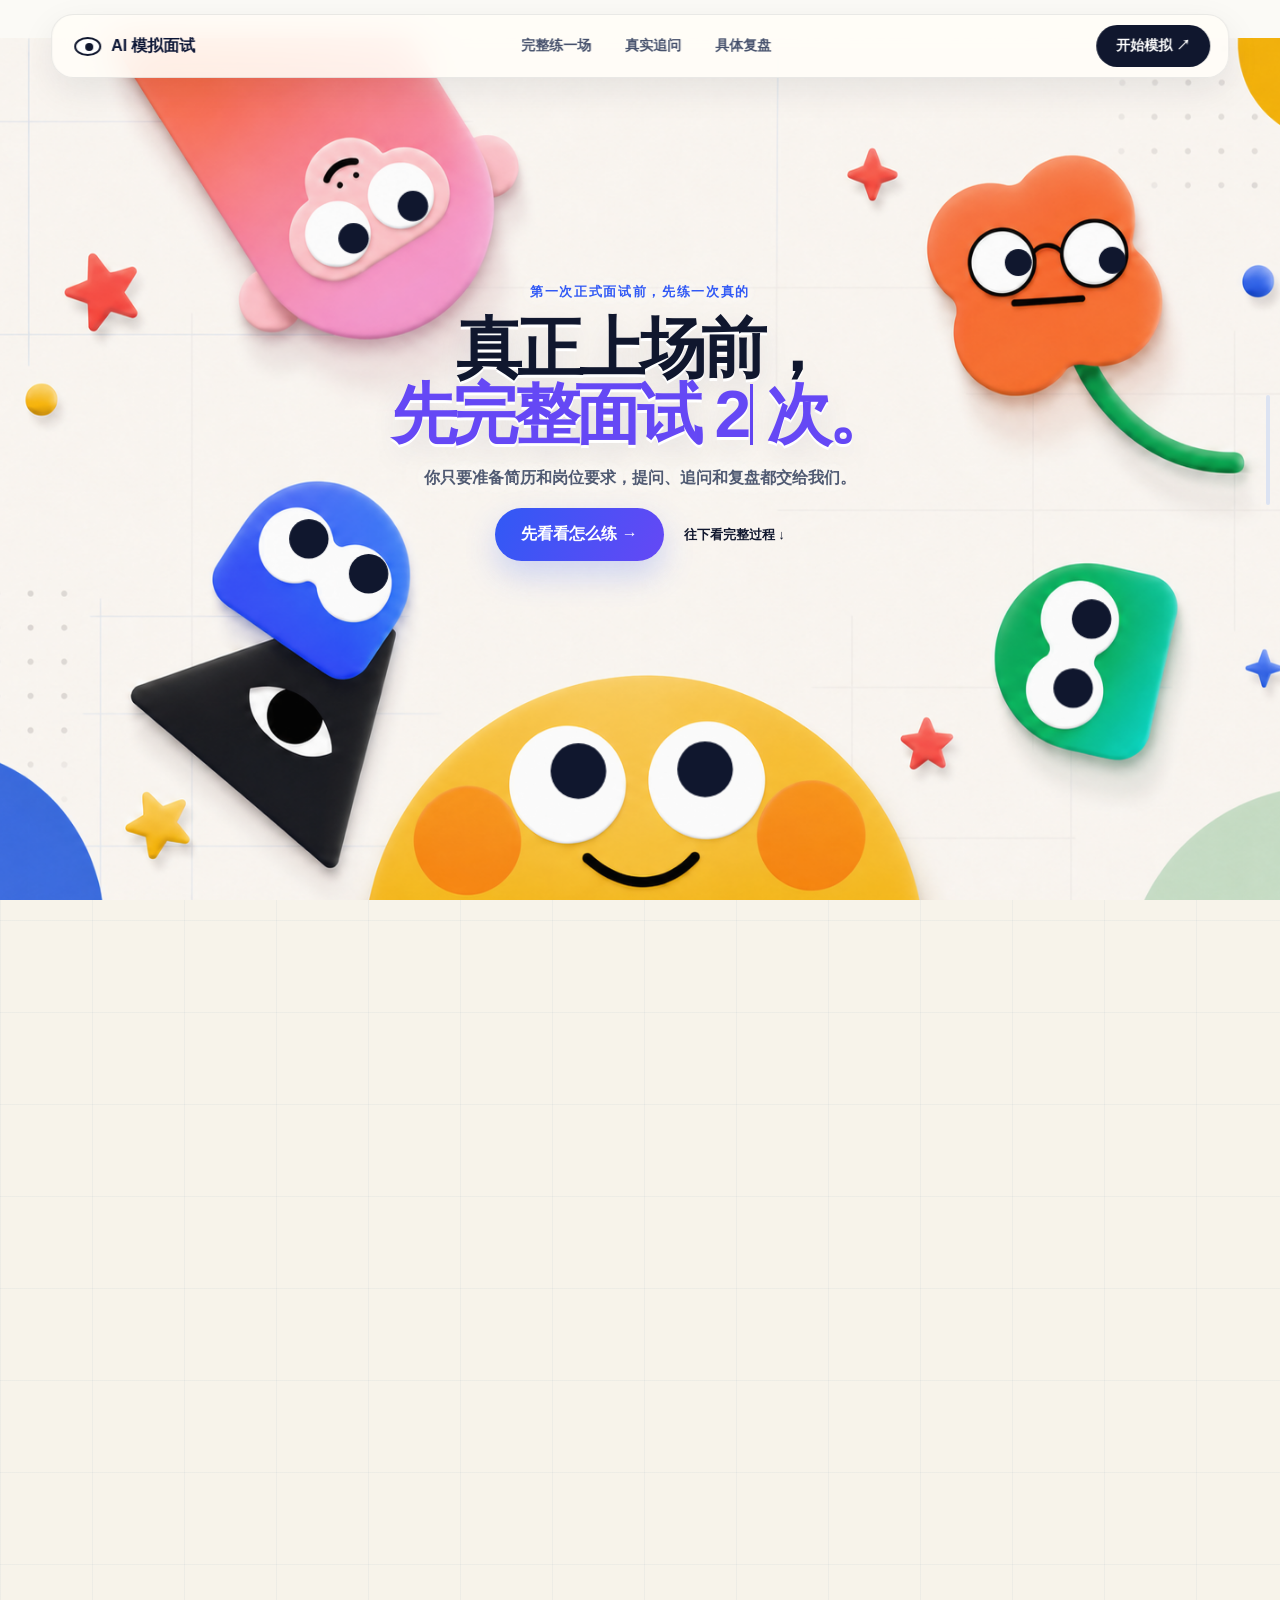
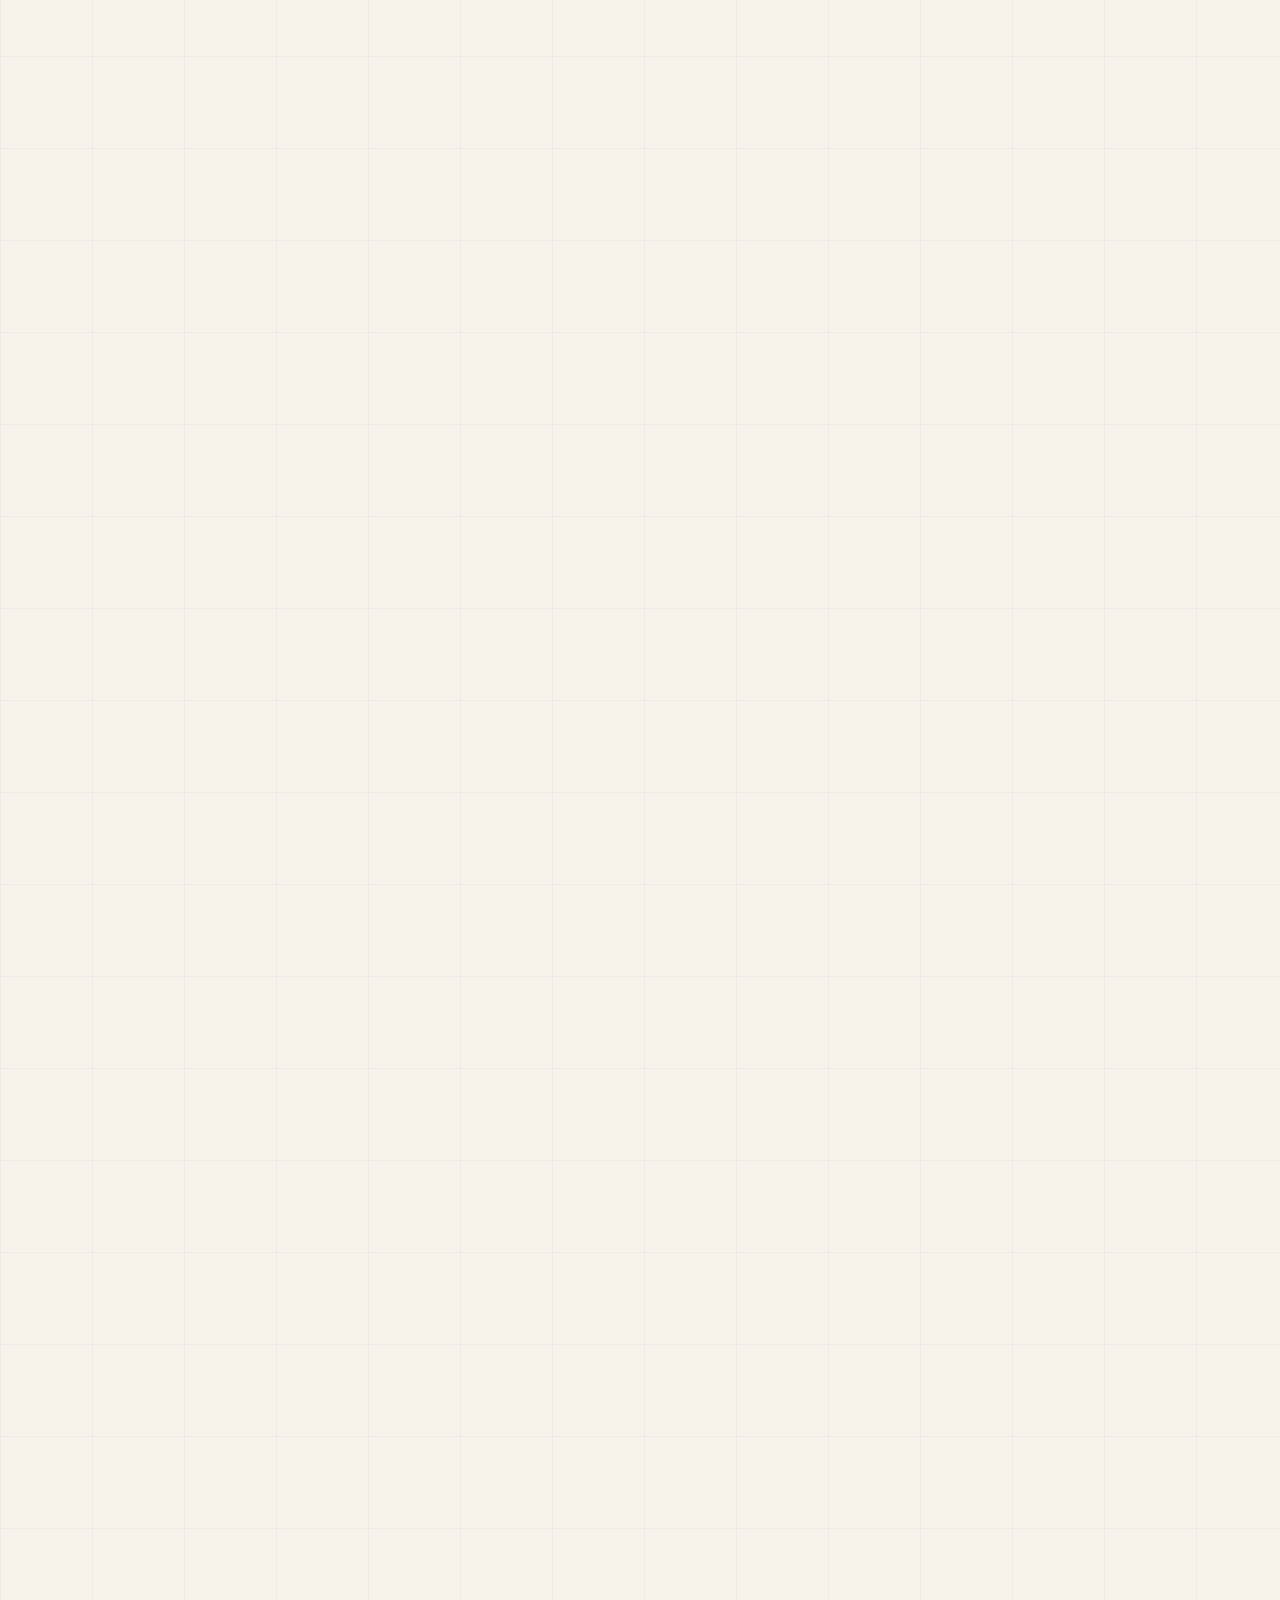
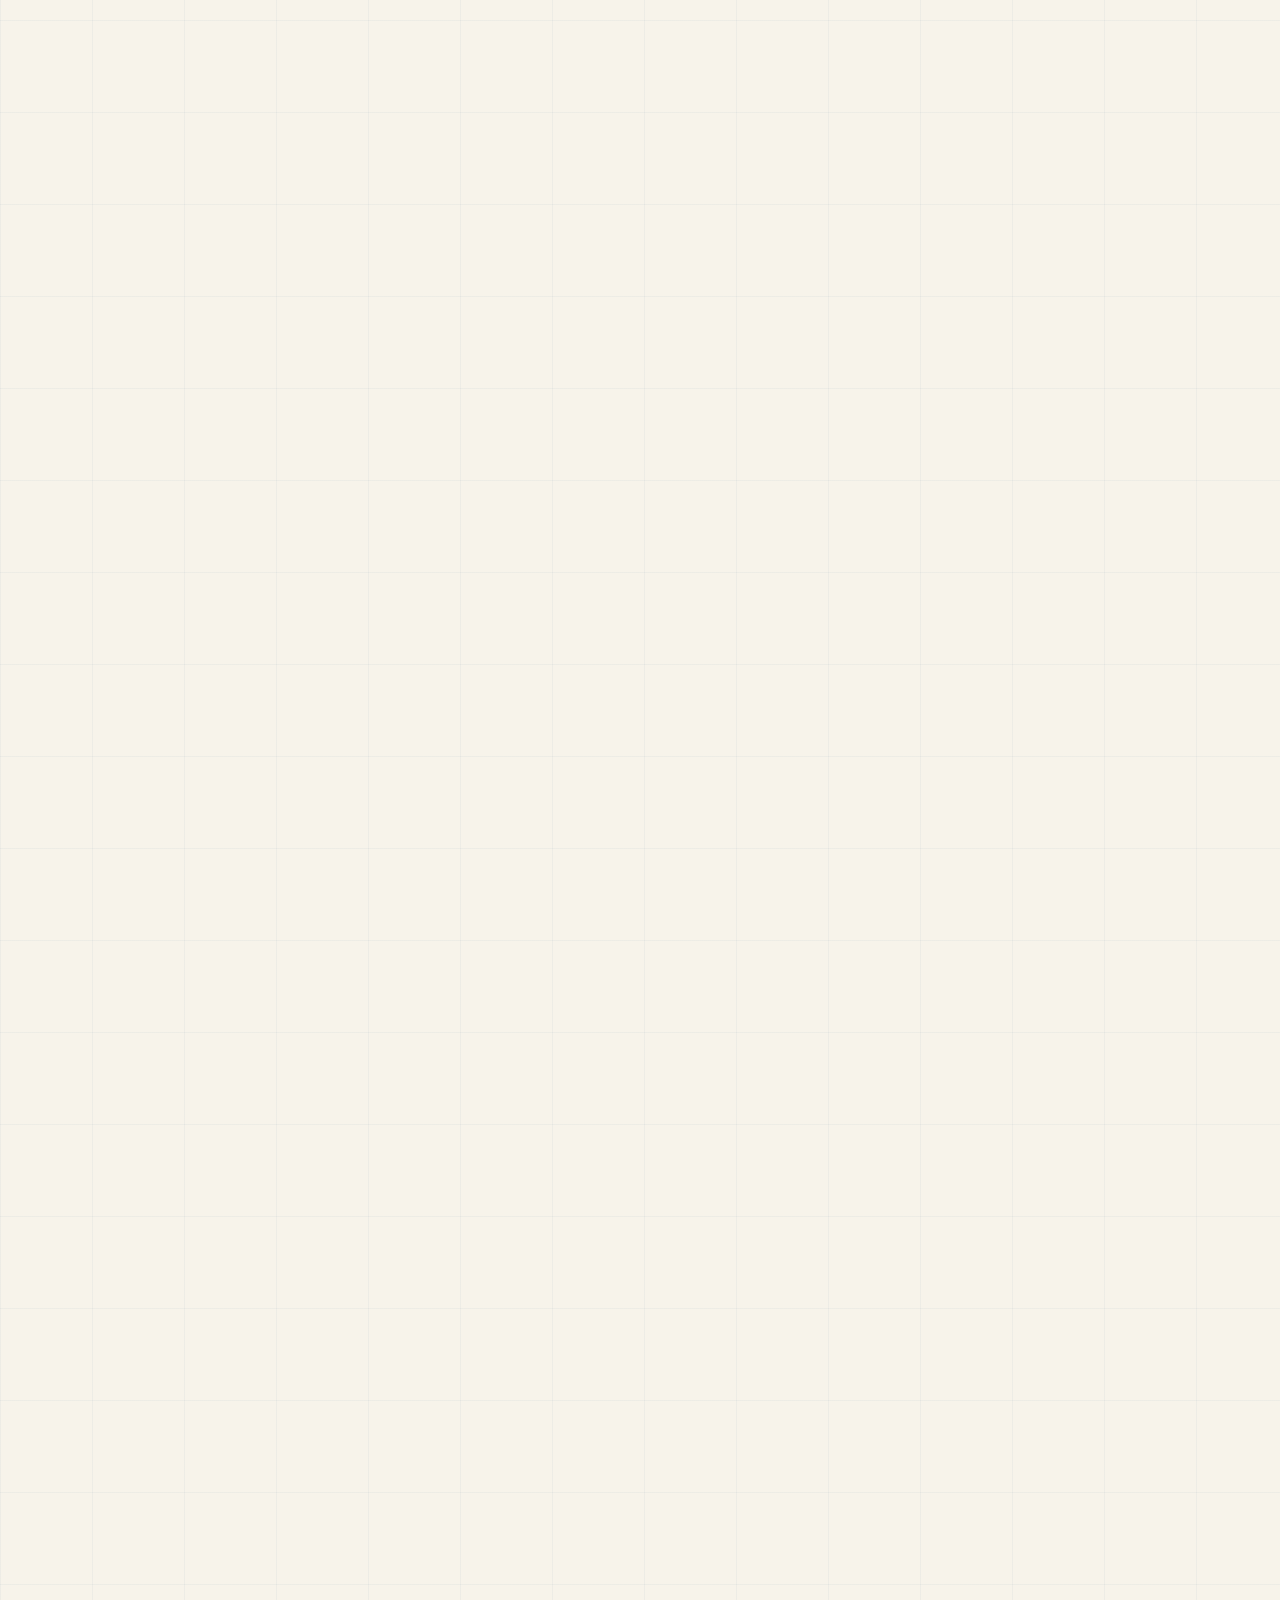
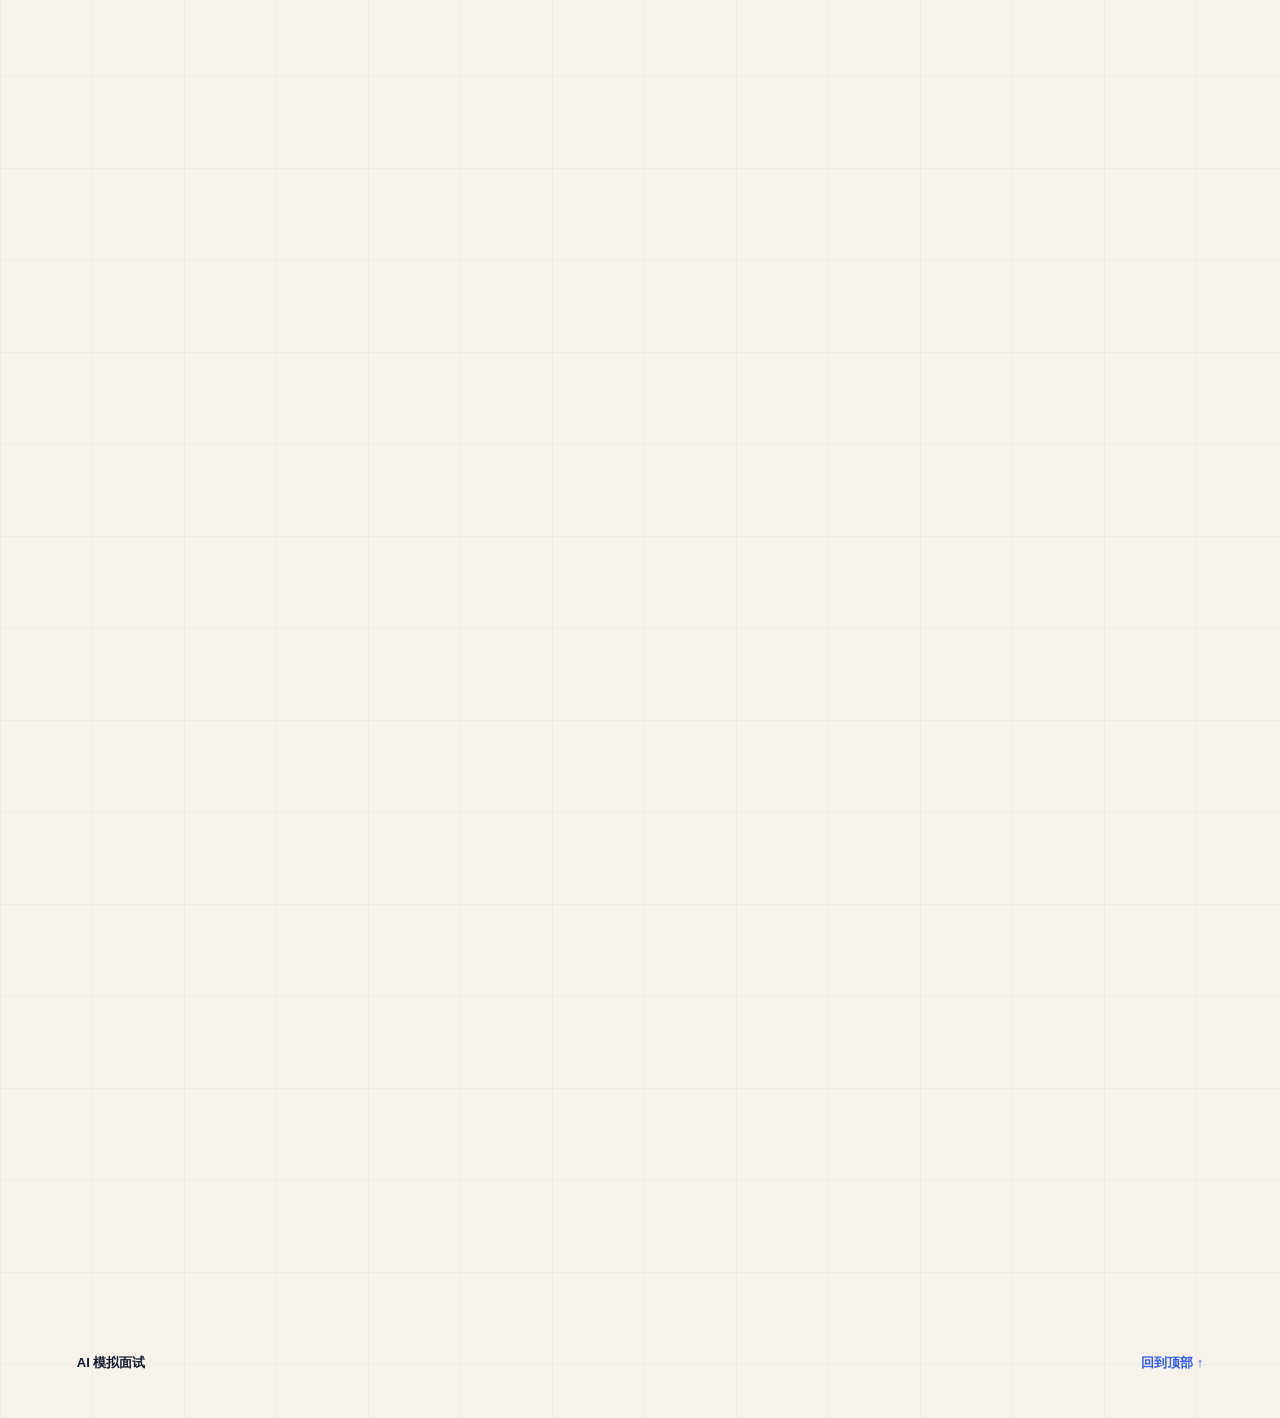
<file: index.html>
<!doctype html>
<html lang="zh-CN">
<head>
  <meta charset="UTF-8" />
  <meta name="viewport" content="width=device-width, initial-scale=1.0" />
  <meta name="description" content="上传简历和岗位要求，完成一场围绕真实经历与目标岗位的 AI 模拟面试。结束后查看得分和具体复盘，再有重点地练下一次。" />
  <title>AI 模拟面试｜真正上场前，先完整面试一次</title>
  <link rel="preload" as="image" href="design-assets/toy-family-light-eyeless-v2.png" fetchpriority="high" />
  <link rel="icon" href="data:image/svg+xml,%3Csvg xmlns='http://www.w3.org/2000/svg' viewBox='0 0 64 64'%3E%3Cellipse cx='32' cy='32' rx='27' ry='19' fill='white' stroke='%2310172e' stroke-width='6'/%3E%3Ccircle cx='34' cy='32' r='9' fill='%233159f5'/%3E%3C/svg%3E" />
  <link rel="stylesheet" href="styles.css" />
  <link rel="stylesheet" href="toy-theme.css?v=20260806-5" />
  <link rel="stylesheet" href="character-system.css" />
  <link rel="stylesheet" href="pain-story.css?v=20260806-5" />
  <link rel="stylesheet" href="five-scene-story.css?v=20260806-3" />
  <link rel="stylesheet" href="editorial-layout.css?v=20260806-3" />
</head>
<body class="toy-theme">
  <div class="aurora" aria-hidden="true"><i></i><i></i></div>
  <header class="site-header">
    <a class="brand" href="#top"><span class="brand-eye" aria-hidden="true"></span> AI 模拟面试</a>
    <nav aria-label="主要导航">
      <a href="#complete">完整练一场</a>
      <a href="#followup">真实追问</a>
      <a href="#report">具体复盘</a>
    </nav>
    <a class="nav-cta" href="app.html">开始模拟 ↗</a>
  </header>

  <main>
    <section class="landing-hero" id="top">
      <div class="hero-visual-stage" aria-hidden="true">
        <img class="hero-scene" src="design-assets/toy-family-light-eyeless-v2.png" alt="" fetchpriority="high" decoding="async" />
        <svg class="hero-gaze" viewBox="0 0 1568 1003" preserveAspectRatio="xMidYMid meet">
          <circle class="hero-pupil" cx="459" cy="219" r="17"/><circle class="hero-pupil" cx="526" cy="182" r="17"/>
          <circle class="hero-pupil flower-pupil" cx="1212" cy="247" r="15"/><circle class="hero-pupil flower-pupil" cx="1317" cy="245" r="15"/>
          <circle class="hero-pupil" cx="408" cy="560" r="22"/><circle class="hero-pupil" cx="475" cy="600" r="22"/>
          <circle class="hero-pupil" cx="1294" cy="650" r="22"/><circle class="hero-pupil" cx="1273" cy="728" r="22"/>
          <circle class="hero-pupil" cx="714" cy="824" r="31"/><circle class="hero-pupil" cx="858" cy="822" r="31"/>
        </svg>
      </div>
      <div class="hero-integrated-copy reveal" data-reveal>
        <p class="eyebrow">第一次正式面试前，先练一次真的</p>
        <h1><span class="hero-line">真正上场前，</span><em class="hero-line">先完整面试 <span class="hero-count" id="hero-count" aria-live="polite">1</span> 次。</em></h1>
        <p class="lead">你只要准备简历和岗位要求，提问、追问和复盘都交给我们。</p>
        <div class="hero-actions">
          <a class="button primary" href="#complete">先看看怎么练 →</a>
          <a class="hero-scroll" href="#complete">往下看完整过程 ↓</a>
        </div>
      </div>
    </section>

    <section class="legacy-journey" hidden aria-hidden="true"><template>
      <span class="journey-anchor" style="--step:0" aria-hidden="true"></span>

      <div class="journey-sticky">
        <div class="journey-shell">
          <div class="journey-heading" aria-hidden="true">
            <span>一场完整模拟面试</span><b data-journey-count>01 / 15</b>
          </div>

          <article class="journey-slide is-active" data-journey-step data-tone="blue" data-side="left">
            <figure class="journey-screen">
              <img src="design-assets/ui-live-camera-interview-v3.png" alt="从开场到结束完整进行的摄像头模拟面试页面" />
            </figure>
            <div class="journey-copy">
              <p class="pain-tag">只刷过题，从没完整面过</p>
              <span class="chapter-number">01</span>
              <h2>先把整场，<br>走完一次。</h2>
              <p class="chapter-note">开场、追问、结束，一个不少。</p>
            </div>
          </article>

          <article class="journey-slide" data-journey-step data-tone="sun" data-side="right">
            <figure class="journey-screen">
              <img src="design-assets/ui-preparation-page-v3.png" alt="上传本次简历和岗位要求后直接进入完整模拟面试的准备页" />
            </figure>
            <div class="journey-copy">
              <p class="pain-tag">材料传完，还要选版本配题库</p>
              <span class="chapter-number">02</span>
              <h2>两份材料，<br>传完就开练。</h2>
              <p class="chapter-note">不选版本，不配题库。</p>
            </div>
          </article>

          <article class="journey-slide" data-journey-step data-tone="violet" data-side="left">
            <figure class="journey-screen">
              <img src="design-assets/ui-material-analysis-ready-v1.png" alt="结合简历经历和岗位要求生成专属面试问题的页面" />
            </figure>
            <div class="journey-copy">
              <p class="pain-tag">刷了很多题，还是不像这份岗位</p>
              <span class="chapter-number">03</span>
              <h2>这一场，<br>只围绕你来问。</h2>
              <p class="chapter-note">经历和岗位，共同决定问题。</p>
            </div>
            <span class="journey-guide guide-monkey gaze-ip" aria-hidden="true">
              <img src="design-assets/characters/pink-monkey-guide-v1.png" alt="" />
              <i class="ip-pupil eye-one"></i><i class="ip-pupil eye-two"></i>
            </span>
          </article>

          <article class="journey-slide" data-journey-step data-tone="coral" data-side="right">
            <figure class="journey-screen">
              <img src="design-assets/ui-camera-first-question-v1.png" alt="开启摄像头和麦克风后回答第一个问题的完整模拟面试页面" />
            </figure>
            <div class="journey-copy">
              <p class="pain-tag">自我介绍背熟了，还是像念稿</p>
              <span class="chapter-number">04</span>
              <h2>别背答案，<br>先把自己说清。</h2>
              <p class="chapter-note">第一题，从真实开口开始。</p>
            </div>
          </article>

          <article class="journey-slide" data-journey-step data-tone="orange" data-side="left">
            <figure class="journey-screen">
              <img src="design-assets/ui-live-followup-state-v4.png" alt="根据上一段回答继续追问的真实模拟面试页面" />
            </figure>
            <div class="journey-copy">
              <p class="pain-tag">第一句能背，第二句就乱</p>
              <span class="chapter-number">05</span>
              <h2>你的回答，<br>决定下一题。</h2>
              <p class="chapter-note">追问，沿着刚才的回答发生。</p>
            </div>
          </article>

          <article class="journey-slide" data-journey-step data-tone="mint" data-side="right">
            <figure class="journey-screen">
              <img src="design-assets/ui-camera-device-check-v1.png" alt="摄像头与麦克风设备确认页面" />
            </figure>
            <div class="journey-copy">
              <p class="pain-tag">一开摄像头，脑子就空白</p>
              <span class="chapter-number">06</span>
              <h2>镜头前的紧张，<br>也能提前练。</h2>
              <p class="chapter-note">设备确认好，再把注意力放回回答。</p>
            </div>
            <span class="journey-guide guide-monkey gaze-ip" aria-hidden="true">
              <img src="design-assets/characters/pink-monkey-guide-v1.png" alt="" />
              <i class="ip-pupil eye-one"></i><i class="ip-pupil eye-two"></i>
            </span>
          </article>

          <article class="journey-slide" data-journey-step data-tone="green" data-side="left">
            <figure class="journey-screen">
              <img src="design-assets/ui-answer-countdown-v1.png" alt="倒计时结束后直接进入回答的模拟面试页面" />
            </figure>
            <div class="journey-copy">
              <p class="pain-tag">总想等一句完美答案再开口</p>
              <span class="chapter-number">07</span>
              <h2>练的不是完美，<br>是临场反应。</h2>
              <p class="chapter-note">倒计时结束，就像真的一样回答。</p>
            </div>
          </article>

          <article class="journey-slide" data-journey-step data-tone="blue" data-side="right">
            <figure class="journey-screen">
              <img src="design-assets/ui-final-question-endurance-v1.png" alt="连续完成到最后一道问题的完整模拟面试页面" />
            </figure>
            <div class="journey-copy">
              <p class="pain-tag">前两题还行，后面就乱了</p>
              <span class="chapter-number">08</span>
              <h2>面试耐力，<br>也要提前练。</h2>
              <p class="chapter-note">连续回答到最后一题。</p>
            </div>
          </article>

          <article class="journey-slide" data-journey-step data-tone="sun" data-side="left">
            <figure class="journey-screen">
              <img src="design-assets/ui-speech-rhythm-review-v1.png" alt="记录语速停顿和回答时长的复盘页面" />
            </figure>
            <div class="journey-copy">
              <p class="pain-tag">越紧张越说越快，自己听不出来</p>
              <span class="chapter-number">09</span>
              <h2>你的节奏，<br>也会被复盘。</h2>
              <p class="chapter-note">语速、停顿和时长，都有记录。</p>
            </div>
            <span class="journey-guide guide-monkey gaze-ip" aria-hidden="true">
              <img src="design-assets/characters/pink-monkey-guide-v1.png" alt="" />
              <i class="ip-pupil eye-one"></i><i class="ip-pupil eye-two"></i>
            </span>
          </article>

          <article class="journey-slide" data-journey-step data-tone="violet" data-side="right">
            <figure class="journey-screen">
              <img src="design-assets/ui-review-report-v3.png" alt="展示整场表现能力维度和关键卡点的模拟面试复盘总览" />
            </figure>
            <div class="journey-copy">
              <p class="pain-tag">面完以后，只剩一句“还行”</p>
              <span class="chapter-number">10</span>
              <h2>答得好不好，<br>一页看清。</h2>
              <p class="chapter-note">整场表现、能力维度和关键卡点。</p>
            </div>
          </article>

          <article class="journey-slide" data-journey-step data-tone="coral" data-side="left">
            <figure class="journey-screen">
              <img src="design-assets/ui-question-performance-list-v1.png" alt="逐题展示单独表现的模拟面试复盘列表" />
            </figure>
            <div class="journey-copy">
              <p class="pain-tag">不知道是哪一题拖了后腿</p>
              <span class="chapter-number">11</span>
              <h2>先找到，<br>最该重练的那题。</h2>
              <p class="chapter-note">每一题，都有单独表现。</p>
            </div>
          </article>

          <article class="journey-slide" data-journey-step data-tone="orange" data-side="right">
            <figure class="journey-screen">
              <img src="design-assets/ui-review-answer-detail-v4.png" alt="将复盘结论对应到学生具体回答原话的页面" />
            </figure>
            <div class="journey-copy">
              <p class="pain-tag">知道分数，还是不知道哪里错</p>
              <span class="chapter-number">12</span>
              <h2>每个结论，<br>都回到你的原话。</h2>
              <p class="chapter-note">复盘，不靠一句模糊的评价。</p>
            </div>
            <span class="journey-guide guide-monkey gaze-ip" aria-hidden="true">
              <img src="design-assets/characters/pink-monkey-guide-v1.png" alt="" />
              <i class="ip-pupil eye-one"></i><i class="ip-pupil eye-two"></i>
            </span>
          </article>

          <article class="journey-slide" data-journey-step data-tone="mint" data-side="left">
            <figure class="journey-screen">
              <img src="design-assets/ui-review-structure-v1.png" alt="单独分析回答结构并标记重点的复盘页面" />
            </figure>
            <div class="journey-copy">
              <p class="pain-tag">越想说完整，越容易说散</p>
              <span class="chapter-number">13</span>
              <h2>把经历讲清，<br>也要讲出重点。</h2>
              <p class="chapter-note">复盘会单独看回答结构。</p>
            </div>
          </article>

          <article class="journey-slide" data-journey-step data-tone="green" data-side="right">
            <figure class="journey-screen">
              <img src="design-assets/ui-expression-habits-v1.png" alt="从回答原话中标记口头禅和表达习惯的复盘页面" />
            </figure>
            <div class="journey-copy">
              <p class="pain-tag">嗯、然后、就是，自己根本没发现</p>
              <span class="chapter-number">14</span>
              <h2>口头禅，<br>也藏在原话里。</h2>
              <p class="chapter-note">不替你重写，只把习惯标出来。</p>
            </div>
          </article>

          <article class="journey-slide" data-journey-step data-tone="blue" data-side="left">
            <figure class="journey-screen">
              <img src="design-assets/ui-next-practice-plan-v1.png" alt="从本次复盘中指出下一轮优先练习重点的页面" />
            </figure>
            <div class="journey-copy">
              <p class="pain-tag">看完报告，还是不知道先改什么</p>
              <span class="chapter-number">15</span>
              <h2>下一轮，<br>只练一个重点。</h2>
              <p class="chapter-note">先改最影响结果的那一处。</p>
            </div>
            <span class="journey-guide guide-monkey gaze-ip" aria-hidden="true">
              <img src="design-assets/characters/pink-monkey-guide-v1.png" alt="" />
              <i class="ip-pupil eye-one"></i><i class="ip-pupil eye-two"></i>
            </span>
          </article>

          <ol class="journey-dots" aria-label="流程进度">
            <li class="is-active"><span>走完整场</span></li><li><span>传完就练</span></li>
            <li><span>专属问题</span></li><li><span>真实开口</span></li>
            <li><span>连续追问</span></li><li><span>镜头状态</span></li>
            <li><span>临场反应</span></li><li><span>面试耐力</span></li>
            <li><span>回答节奏</span></li><li><span>整场复盘</span></li>
            <li><span>逐题表现</span></li><li><span>原话证据</span></li>
            <li><span>回答结构</span></li><li><span>表达习惯</span></li>
            <li><span>下轮重点</span></li>
          </ol>
        </div>
      </div>
    </template></section>

    <section class="story" aria-label="五个核心模拟面试场景">
      <header class="story-intro reveal" data-reveal>
        <p class="eyebrow">不用再猜该练什么</p>
        <h2>带上简历和岗位要求，完整练完一场面试。</h2>
        <p>从开口回答，到收到具体复盘，按真实流程先走一遍。</p>
      </header>

      <aside class="story-guide reveal" data-reveal aria-label="你可能正在担心的问题">
        <strong class="guide-mark" aria-hidden="true">?</strong>
        <div class="guide-copy">
          <span>你最担心的，我们放进完整模拟里解决</span>
          <a id="type-link" href="#report"><b id="typewriter"></b><i></i></a>
        </div>
        <a class="guide-next" href="#complete" aria-label="往下看怎么解决">↓</a>
      </aside>

      <article class="scene scene-opening" id="complete" data-scene>
        <div class="scene-kicker"><span>01</span><b>完整面试</b></div>
        <div class="opening-copy">
          <p class="pain-tag">别把第一次完整面试留到正式上场</p>
          <h2>先在这里，<br>完整练完一场。</h2>
          <p>你不用自己拼题目和流程。像正式面试一样，从开场连续回答到结束。</p>
          <ul class="scene-points"><li>提前适应镜头与麦克风</li><li>像真的一样连续答到最后</li></ul>
        </div>
        <figure class="opening-screen">
          <img src="design-assets/ui-live-camera-interview-v3.png" alt="从开场到结束的完整模拟面试界面" />
        </figure>
      </article>

      <article class="scene scene-match" id="matched" data-scene>
        <div class="match-copy">
          <div class="scene-kicker"><span>02</span><b>材料匹配</b></div>
          <p class="pain-tag">不用自己选题库、猜重点</p>
          <h2>你只需要准备<br>两份材料。</h2>
          <p>上传你的简历和岗位要求，就能直接开始。每个问题都会结合你的经历和这份岗位来问。</p>
          <div class="material-formula" aria-label="你的简历和岗位要求共同生成这次该问你的问题">
            <span>你的简历</span><i>+</i><span>岗位要求</span><i>→</i><strong>这次该问你的问题</strong>
          </div>
        </div>
        <div class="match-visual">
          <figure class="match-main"><img loading="lazy" src="design-assets/ui-preparation-page-v3.png" alt="上传简历和岗位要求的准备页" /></figure>
          <figure class="match-result"><img loading="lazy" src="design-assets/ui-material-analysis-ready-v1.png" alt="根据材料生成专属面试问题的页面" /></figure>
        </div>
      </article>

      <article class="scene scene-followup" id="followup" data-scene>
        <div class="followup-heading">
          <div class="scene-kicker"><span>03</span><b>真实追问</b></div>
          <p class="pain-tag">背好的答案，经不起真实追问</p>
          <h2>每次追问，<br>都接着你的回答来。</h2>
        </div>
        <div class="followup-flow">
          <div class="answer-node"><small>你的回答</small><p>“我在项目里主要负责用户增长。”</p></div>
          <div class="followup-line" aria-hidden="true"><i></i><span>沿着原话继续</span></div>
          <div class="question-node"><small>AI 面试官追问</small><p>“你当时具体做了哪个关键决定？”</p></div>
        </div>
        <figure class="followup-screen"><img loading="lazy" src="design-assets/ui-live-followup-state-v4.png" alt="根据上一段回答动态追问的面试页面" /></figure>
      </article>

      <article class="scene scene-report" id="report" data-scene>
        <div class="report-copy">
          <div class="scene-kicker"><span>04</span><b>证据复盘</b></div>
          <p class="pain-tag">别只拿到一个不知道怎么改的分数</p>
          <h2>你哪里没说清，<br>直接回到原话看。</h2>
          <p>不用靠感觉复盘。从整场表现进到单题，看清回答结构、语速停顿和表达习惯。</p>
          <div class="report-index"><span>整场表现</span><span>逐题证据</span><span>回答结构</span><span>表达习惯</span></div>
        </div>
        <div class="report-collage">
          <figure class="report-overview"><img loading="lazy" src="design-assets/ui-review-report-v3.png" alt="整场模拟面试复盘总览" /></figure>
          <figure class="report-evidence"><img loading="lazy" src="design-assets/ui-review-answer-detail-v4.png" alt="将复盘结论对应到回答原话的页面" /></figure>
          <figure class="report-rhythm"><img loading="lazy" src="design-assets/ui-speech-rhythm-review-v1.png" alt="回答语速、停顿和时长复盘页面" /></figure>
        </div>
      </article>

      <article class="scene scene-next" id="next" data-scene>
        <div class="next-copy">
          <div class="scene-kicker"><span>05</span><b>下轮重点</b></div>
          <p class="pain-tag">不用一次改完所有问题</p>
          <h2>练完这一场，<br>你会知道先改什么。</h2>
          <p>我们会先找出最影响面试结果的那一处。你只需要带着这个重点，开始下一场。</p>
          <a class="button primary" href="#complete">带着这个重点，再练一场 →</a>
        </div>
        <figure class="next-screen"><img loading="lazy" src="design-assets/ui-next-practice-plan-v1.png" alt="从本次复盘中给出下一轮练习重点的页面" /></figure>
      </article>
    </section>

    <section class="cta final-cta reveal" data-reveal>
      <p>简历和岗位要求准备好，就可以开始。</p>
      <h2>别把第一次完整面试，<br>留到真正上场。</h2>
      <a class="button light" href="app.html">开始我的完整模拟 →</a>
      <span class="final-coach gaze-ip" aria-hidden="true">
        <img src="design-assets/characters/yellow-coach-action-v1.png" alt="" />
        <i class="coach-eye eye-one"><b class="ip-pupil"></b></i>
        <i class="coach-eye eye-two"><b class="ip-pupil"></b></i>
      </span>
    </section>
  </main>

  <footer class="site-footer"><span>AI 模拟面试</span><a href="#top">回到顶部 ↑</a></footer>
  <div class="scroll-progress" aria-hidden="true"><i></i></div>
  <script src="script.js?v=20260806-11"></script>
</body>
</html>
</file>
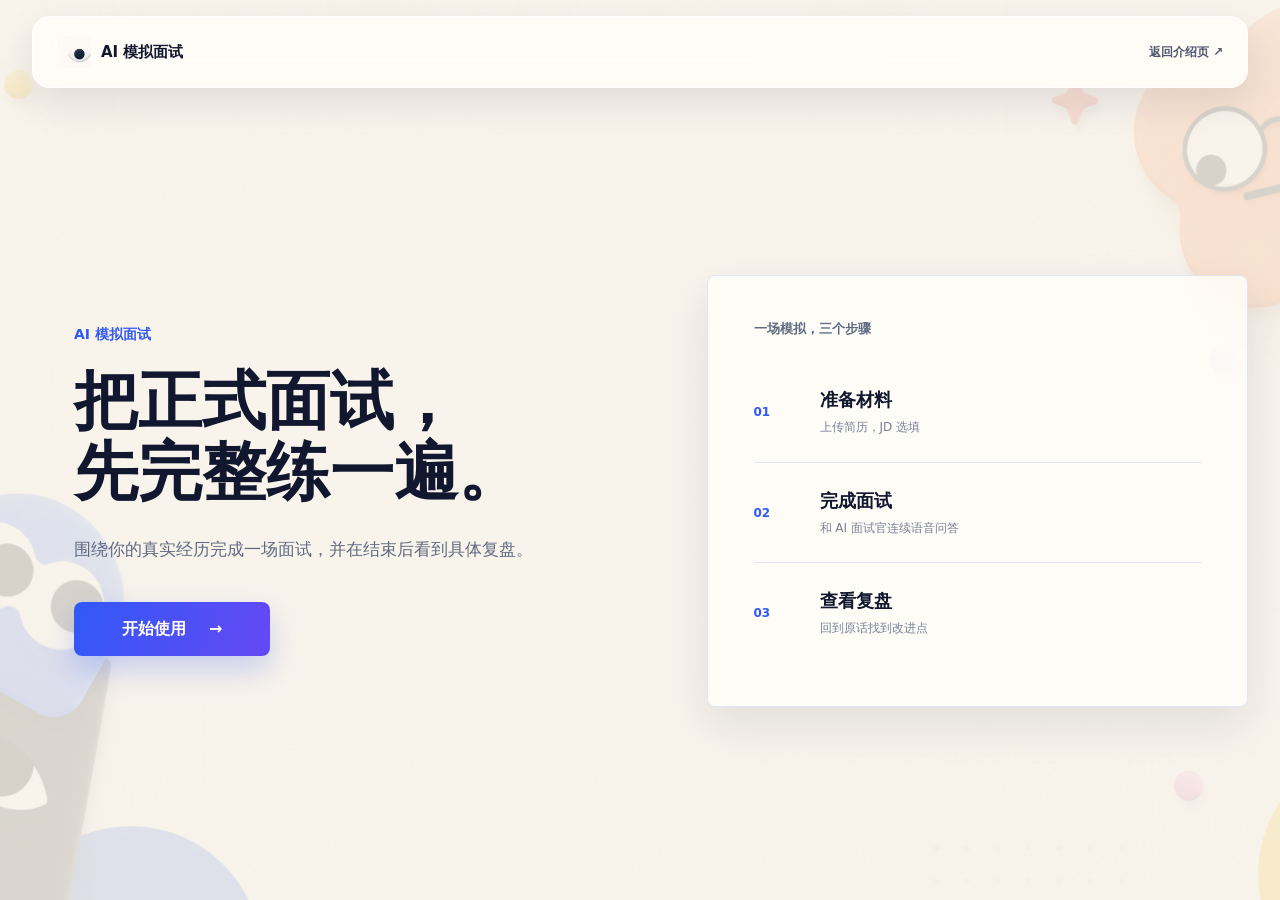
<file: app.html>
<!doctype html>
<html lang="zh-CN">
<head>
  <meta charset="UTF-8" />
  <meta name="viewport" content="width=device-width, initial-scale=1.0, viewport-fit=cover" />
  <meta name="description" content="上传简历，完成一场轻量 AI 模拟面试，并获得基于回答原话的复盘。" />
  <meta name="theme-color" content="#fffdf8" />
  <meta name="mobile-web-app-capable" content="yes" />
  <meta name="apple-mobile-web-app-capable" content="yes" />
  <meta name="apple-mobile-web-app-status-bar-style" content="default" />
  <meta name="apple-mobile-web-app-title" content="模拟面试" />
  <title>开始模拟面试｜AI 模拟面试</title>
  <link rel="manifest" href="manifest.webmanifest" />
  <link rel="apple-touch-icon" href="design-assets/pwa/apple-touch-icon-180.png" />
  <link rel="icon" type="image/png" href="design-assets/app-icons/brand-eye-image2-v1.png" />
  <link rel="stylesheet" href="app.css?v=20260807-7" />
</head>
<body>
  <main class="app-shell" data-stage="home">
    <header class="app-header">
      <a class="app-brand" href="index.html"><img class="brand-eye-image" src="design-assets/app-icons/brand-eye-image2-v1.png" alt="" />AI 模拟面试</a>
      <div class="stage-progress" aria-label="面试流程">
        <span class="is-active" data-progress="prepare"><i>1</i>准备材料</span>
        <b></b><span data-progress="interview"><i>2</i>开始面试</span>
        <b></b><span data-progress="report"><i>3</i>查看复盘</span>
      </div>
      <a class="header-exit" href="index.html">返回介绍页 ↗</a>
    </header>

    <section class="app-stage home-stage is-active" id="home-stage" aria-labelledby="home-title">
      <div class="home-workspace">
        <div class="home-copy">
          <p class="home-eyebrow">AI 模拟面试</p>
          <h1 id="home-title">把正式面试，<br />先完整练一遍。</h1>
          <p>围绕你的真实经历完成一场面试，并在结束后看到具体复盘。</p>
          <button class="home-primary" id="enter-app" type="button">开始使用 <span>→</span></button>
        </div>
        <aside class="home-summary" aria-label="使用流程">
          <p>一场模拟，三个步骤</p>
          <ol>
            <li><b>01</b><span><strong>准备材料</strong>上传简历，JD 选填</span></li>
            <li><b>02</b><span><strong>完成面试</strong>和 AI 面试官连续语音问答</span></li>
            <li><b>03</b><span><strong>查看复盘</strong>回到原话找到改进点</span></li>
          </ol>
        </aside>
      </div>
    </section>

    <section class="app-stage prepare-stage" id="prepare-stage" aria-labelledby="prepare-title" hidden>
      <header class="prepare-heading">
        <p class="prepare-step">准备材料</p>
        <h1 id="prepare-title">开始一场完整模拟面试</h1>
        <p>上传这次面试要用的简历和岗位要求</p>
      </header>
      <div class="material-panel">
        <div class="material-row">
        <div class="material-card required" data-upload-card="resume">
          <img class="material-icon" src="design-assets/app-icons/resume-image2-v1.png" alt="" />
          <div class="material-copy"><span>必传</span><h2>你的简历</h2><p>支持 PDF、DOCX，最大 10MB</p></div>
          <label class="upload-action" for="resume-input">上传简历</label>
          <input id="resume-input" type="file" accept=".pdf,.docx" hidden />
          <div class="file-state" data-file-state="resume" hidden><strong></strong><button type="button" data-remove="resume">重新上传</button></div>
        </div>
        <div class="material-card optional" data-upload-card="jd">
          <img class="material-icon" src="design-assets/app-icons/jd-image2-v1.png" alt="" />
          <div class="material-copy"><span>选传</span><h2>岗位要求</h2><p>没有 JD 也可以开始通用经历面试</p></div>
          <label class="upload-action secondary" for="jd-input">上传 JD</label>
          <input id="jd-input" type="file" accept=".pdf,.docx,.txt" hidden />
          <div class="file-state" data-file-state="jd" hidden><strong></strong><button type="button" data-remove="jd">重新上传</button></div>
        </div>
        </div>
        <div class="duration-note">预计 10–15 分钟 · 请按真实情况独立作答</div>
        <button class="primary-action" id="start-interview" type="button">开始我的模拟面试 <span>→</span></button>
      </div>
    </section>

    <section class="app-stage interview-stage" id="interview-stage" aria-labelledby="question-title" hidden>
      <div class="interview-topbar"><div><span class="live-dot"></span>模拟面试进行中</div><strong id="interview-clock">00:00</strong><button type="button" class="text-button" id="quit-interview">结束面试</button></div>

      <div class="interview-layout">
        <section class="camera-panel">
          <video id="camera-preview" autoplay muted playsinline></video>
          <div class="camera-fallback" id="camera-fallback"><p>镜头画面只在本地显示</p></div>
          <div class="camera-status"><span id="camera-label">摄像头待连接</span><b id="answer-clock">00:00</b></div>
        </section>

        <aside class="question-panel">
          <div class="ai-interviewer-label"><img class="coach-interviewer-image" src="design-assets/characters/yellow-coach-cutout-v1.png" alt="" /><b>AI 面试官</b></div>
          <div class="question-meta"><span id="question-progress">正在连接面试官</span><em id="question-kind">真实语音面试</em></div>
          <h1 id="question-title">面试官即将开始提问。</h1>
          <p class="question-hint" id="question-hint">听到问题后直接开口，面试官会根据你的回答继续追问。</p>
          <div class="voice-state" id="voice-state"><img class="voice-art" src="design-assets/app-icons/waveform-image2-v1.png" alt="" /><div><b id="voice-state-title">正在建立语音连接</b><p id="voice-transcript">你的回答会在这里实时显示</p></div></div>
          <div class="answer-actions">
            <div class="mic-status" aria-label="麦克风已开启"><img class="speech-icon" src="design-assets/app-icons/waveform-image2-v1.png" alt="" />麦克风已开启</div>
          </div>
        </aside>
      </div>
    </section>

    <section class="app-stage report-stage" id="report-stage" aria-labelledby="report-title" hidden>
      <header class="report-heading"><div><h1 id="report-title">本次模拟面试复盘</h1><p><span id="report-context">等待生成</span> · 面试时长 <span id="report-duration">00:00</span> · <b>✓ 已完成</b></p></div><a href="index.html">返回首页</a></header>

      <div class="report-grid">
        <section class="overall-score"><span>综合表现</span><strong id="overall-score">--</strong><em id="overall-evidence">证据等级：等待生成</em></section>
        <section class="score-card"><span>表达清晰度</span><strong id="clarity-score">--</strong><p id="clarity-note">等待复盘生成</p></section>
        <section class="score-card"><span>经历匹配度</span><strong id="match-score">--</strong><p id="match-note">等待复盘生成</p></section>
        <section class="score-card"><span>回答结构</span><strong id="structure-score">--</strong><p id="structure-note">等待复盘生成</p></section>

        <section class="ability-card"><h2>能力维度</h2><div class="dimension-list" id="dimension-list"><p>正在整理六项能力证据…</p></div></section>

        <section class="evidence-card">
          <div class="card-title"><span>本次面试中的回答证据</span></div>
          <b class="answer-caption">你的回答</b>
          <blockquote id="evidence-quote">等待复盘生成</blockquote>
          <b class="review-caption">面试官复盘</b><p class="review-copy" id="review-copy">等待复盘生成</p>
        </section>

        <section class="summary-card good"><b>答得好的</b><p id="good-point">等待复盘生成</p></section>
        <section class="summary-card improve"><b>需要补充</b><p id="improve-point">等待复盘生成</p></section>
        <section class="summary-card next"><b>下一轮先练</b><p id="next-focus">等待复盘生成</p></section>
        <button class="primary-action report-restart" id="restart-interview" type="button">再练一次 →</button>
      </div>
    </section>

    <div class="modal-backdrop" id="resume-modal" hidden>
      <section class="app-modal" role="dialog" aria-modal="true" aria-labelledby="resume-modal-title">
        <div class="modal-mark"><img src="design-assets/app-icons/warning-image2-v1.png" alt="" /></div><p>还差一份必需材料</p><h2 id="resume-modal-title">请先上传你的简历</h2><span>简历决定这场面试会围绕哪些经历来问。JD 可以稍后再补。</span>
        <div><button type="button" class="modal-secondary" data-close-modal>暂不上传</button><label class="modal-primary" for="resume-input">去上传简历</label></div>
      </section>
    </div>

    <div class="modal-backdrop" id="device-modal" hidden>
      <section class="app-modal device-modal" role="dialog" aria-modal="true" aria-labelledby="device-modal-title">
        <button class="device-close" id="close-device-modal" type="button" aria-label="关闭设备检查" title="关闭设备检查">×</button>
        <div class="device-modal-kicker"><img src="design-assets/characters/yellow-coach-cutout-v1.png" alt="" /><span>进入面试前 · 设备检查</span></div>
        <div class="device-check-layout">
          <div class="device-preview-frame" id="device-preview-frame" data-state="idle">
            <video id="device-camera-preview" autoplay muted playsinline></video>
            <div class="device-preview-placeholder" id="device-preview-placeholder"><b>摄像头预览</b><span>点击开始检查后显示实时画面</span></div>
            <span class="device-preview-live" aria-hidden="true">实时预览</span>
          </div>
          <div class="device-check-panel">
            <header class="device-check-copy">
              <h2 id="device-modal-title">确认设备正常，再开始</h2>
              <p id="device-message" aria-live="polite">先检查摄像头和麦克风，确认画面与收音都已连接。</p>
            </header>
            <div class="device-check-list" aria-label="设备检查状态">
              <div class="device-check-row" id="device-camera-row" data-state="idle">
                <span class="device-check-dot" aria-hidden="true"></span>
                <span><b>摄像头</b><small id="device-camera-status">等待检查</small></span>
              </div>
              <div class="device-check-row microphone" id="device-microphone-row" data-state="idle">
                <span class="device-check-dot" aria-hidden="true"></span>
                <span><b>麦克风</b><small id="device-microphone-status">等待检查</small></span>
                <div class="device-volume-meter" id="device-volume-meter" aria-label="麦克风实时音量" role="progressbar" aria-valuemin="0" aria-valuemax="100" aria-valuenow="0"><i id="device-volume-level"></i></div>
              </div>
            </div>
            <div class="device-actions"><button type="button" class="modal-primary" id="enable-device">开始检查</button></div>
          </div>
        </div>
      </section>
    </div>

    <div class="generating-layer" id="generating-layer" aria-live="polite" hidden>
      <img class="generating-image" id="generating-image" src="design-assets/characters/yellow-coach-action-v1.png" alt="" />
      <p id="generating-title">正在从你的回答里整理复盘</p>
      <span id="generating-message">先找到最影响结果的一处</span>
      <div class="generating-actions" id="review-error-actions" hidden>
        <button class="modal-primary" id="retry-review" type="button">重试生成复盘</button>
        <button class="modal-secondary" id="return-to-prepare" type="button">返回材料页</button>
      </div>
    </div>
  </main>
  <script src="realtime.js?v=20260807-2"></script>
  <script src="app.js?v=20260807-5"></script>
  <script>
    if ('serviceWorker' in navigator && location.protocol !== 'file:') {
      window.addEventListener('load', () => {
        navigator.serviceWorker.register('./sw.js').catch((error) => {
          console.warn('Service worker registration failed', error);
        });
      });
    }
  </script>
</body>
</html>
</file>
<file: styles.css>
:root{--ink:#0b1535;--muted:#66708b;--blue:#1769ff;--violet:#7948ff;--coral:#ff705f;--line:#dfe6f5;--ease:cubic-bezier(.16,.82,.2,1)}*{box-sizing:border-box}html{scroll-behavior:smooth}body{margin:0;overflow-x:hidden;background:#f8fbff;color:var(--ink);font-family:"PingFang SC","Microsoft YaHei",sans-serif}.aurora{position:fixed;z-index:-1;inset:0;overflow:hidden}.aurora i{position:absolute;width:46vw;aspect-ratio:1;border-radius:50%;filter:blur(120px);opacity:.13;animation:drift 15s ease-in-out infinite alternate}.aurora i:first-child{left:-18vw;top:10vh;background:#2e89ff}.aurora i:last-child{right:-18vw;top:45vh;background:#8652ff;animation-delay:-7s}.site-header{position:fixed;z-index:50;top:14px;left:50%;width:min(94%,1240px);height:64px;padding:0 18px 0 22px;display:flex;align-items:center;justify-content:space-between;transform:translateX(-50%);border:1px solid rgba(255,255,255,.8);border-radius:22px;background:rgba(255,255,255,.72);box-shadow:0 14px 44px rgba(35,60,130,.11);backdrop-filter:blur(18px)}.brand{color:var(--ink);font-weight:800;text-decoration:none}.brand span{color:var(--blue);filter:drop-shadow(0 0 7px #659cff)}.site-header nav{display:flex;gap:34px}.site-header nav a{color:#46516c;font-size:14px;text-decoration:none}.nav-cta,.button{display:inline-flex;align-items:center;justify-content:center;text-decoration:none;font-weight:750}.nav-cta{padding:12px 20px;border-radius:14px;background:var(--ink);color:white;font-size:14px}.hero{min-height:100vh;width:min(92%,1320px);margin:auto;padding:150px 0 90px;display:grid;grid-template-columns:.9fr 1.15fr;align-items:center;gap:30px}.eyebrow{margin:0 0 18px;color:var(--blue);font-weight:750;letter-spacing:.08em}.hero h1,.section h2,.cta h2{margin:0;letter-spacing:-.055em;line-height:1.08}.hero h1{font-size:clamp(48px,6vw,82px)}.hero h1 em{font-style:normal;background:linear-gradient(100deg,var(--blue),var(--violet),var(--coral));-webkit-background-clip:text;color:transparent}.lead{max-width:560px;margin:28px 0;color:var(--muted);font-size:18px;line-height:1.8}.hero-actions{display:flex;gap:14px}.button{padding:16px 24px;border-radius:17px}.primary{background:linear-gradient(115deg,var(--blue),var(--violet));color:#fff;box-shadow:0 14px 30px rgba(74,76,238,.24)}.ghost{border:1px solid var(--line);background:rgba(255,255,255,.65);color:var(--ink)}.hero-art img,.feedback-art img,.interview-art img{display:block;width:100%;mix-blend-mode:multiply;filter:drop-shadow(0 28px 45px rgba(61,80,160,.13))}.hero-art{animation:float 5s ease-in-out infinite}.type-line{margin-top:32px;display:flex;align-items:center;gap:10px;color:var(--muted);font-size:14px}.type-line a{min-width:220px;color:var(--blue);font-size:17px;font-weight:750;text-decoration:none}.type-line i{display:inline-block;width:2px;height:20px;margin-left:3px;vertical-align:-4px;background:var(--blue);animation:blink .75s steps(1) infinite}.trust-strip{width:min(92%,1180px);margin:-36px auto 110px;padding:20px 30px;display:grid;grid-template-columns:repeat(3,1fr);border:1px solid rgba(214,225,246,.9);border-radius:24px;background:rgba(255,255,255,.76);box-shadow:0 20px 60px rgba(37,63,135,.09);backdrop-filter:blur(16px)}.trust-strip span{text-align:center;color:#4f5b77}.trust-strip b{margin-right:8px;color:var(--blue)}.section{width:min(90%,1200px);margin:0 auto;padding:110px 0}.section-head{max-width:760px;margin-bottom:50px}.section h2{font-size:clamp(38px,4.6vw,62px)}.section-head>p:last-child{color:var(--muted);font-size:17px}.step-grid{display:grid;grid-template-columns:repeat(3,1fr);gap:20px}.step-card{position:relative;min-height:390px;padding:28px;border:1px solid var(--line);border-radius:30px;background:rgba(255,255,255,.74);box-shadow:0 20px 55px rgba(43,65,130,.08);transition:.35s ease}.step-card:hover{transform:translateY(-10px);box-shadow:0 30px 70px rgba(43,65,130,.14)}.step-card>span{color:#8290af;font-weight:800}.step-card h3{margin:30px 0 12px;font-size:28px}.step-card p{color:var(--muted);line-height:1.75}.step-card.active{background:linear-gradient(145deg,#272b83,#713ff0);color:white}.step-card.active p,.step-card.active>span{color:#dcd8ff}.step-icon{width:105px;height:105px;margin:42px auto 10px;display:grid;place-items:center;border-radius:28px;background:linear-gradient(145deg,#477dff,#7646ff);box-shadow:0 18px 35px rgba(70,80,225,.28);color:#fff;font-size:48px}.step-icon.blue{background:linear-gradient(145deg,#72b7ff,#2869ff)}.step-icon.violet{background:linear-gradient(145deg,#9b7aff,#6947f4)}.product,.interview,.feedback{display:grid;grid-template-columns:.82fr 1.18fr;align-items:center;gap:70px}.product-copy ul{padding:0;list-style:none;color:var(--muted);line-height:2.2}.product-copy li:before{content:"✓";margin-right:10px;color:var(--blue);font-weight:800}.text-link{color:var(--blue);font-weight:750;text-decoration:none}.product-window{overflow:hidden;border:1px solid rgba(207,219,242,.9);border-radius:28px;background:#fff;box-shadow:0 35px 90px rgba(39,62,130,.18);transform:perspective(1400px) rotateY(-4deg)}.window-bar{height:46px;padding:0 16px;display:flex;align-items:center;gap:7px;background:#f5f7fc;color:#8791aa;font-size:12px}.window-bar i{width:9px;height:9px;border-radius:50%;background:#d6dcea}.window-bar i:first-child{background:#ff7c70}.window-bar i:nth-child(2){background:#ffc55e}.window-bar i:nth-child(3){background:#54d18a}.window-bar span{margin-left:8px}.product-window img{display:block;width:100%}.interview{grid-template-columns:1.1fr .9fr}.interview-art{position:relative}.wave-bars{position:absolute;left:50%;bottom:22%;display:flex;align-items:center;gap:6px;transform:translateX(-50%)}.wave-bars i{width:5px;height:24px;border-radius:8px;background:linear-gradient(var(--blue),#ff62a9);animation:wave .85s ease-in-out infinite alternate}.wave-bars i:nth-child(2n){height:42px;animation-delay:-.3s}.wave-bars i:nth-child(3n){height:58px;animation-delay:-.55s}.dialog{margin-top:32px;padding:22px 24px;border:1px solid var(--line);border-radius:22px;background:#fff;box-shadow:0 20px 48px rgba(36,61,128,.09)}.dialog small{color:var(--blue)}.dialog p{margin:9px 0 0;font-size:20px;font-weight:750}.follow{margin-top:18px;display:flex;flex-wrap:wrap;gap:9px}.follow span{width:100%;color:var(--muted);font-size:13px}.follow b{padding:9px 12px;border-radius:12px;background:#edf3ff;color:#4162ba;font-size:13px}.personal{padding-top:150px}.flow{display:grid;grid-template-columns:1fr auto 1fr auto 1.2fr;align-items:center;gap:18px}.flow>div{padding:28px;border:1px solid var(--line);border-radius:24px;background:#fff}.flow span{display:block;margin-bottom:8px;color:var(--muted);font-size:13px}.flow b{font-size:19px}.flow>i{color:var(--violet);font-size:30px;font-style:normal}.flow .flow-result{background:linear-gradient(135deg,#226cff,#7548f5);color:#fff}.flow-result span{color:#dfe4ff}.feedback{grid-template-columns:.9fr 1.1fr}.feedback-list{margin-top:35px}.feedback-list p{display:flex;align-items:center;gap:14px;padding:15px 0;border-bottom:1px solid var(--line);color:var(--muted)}.feedback-list b{display:block;margin-bottom:3px;color:var(--ink)}.feedback-list i{width:12px;height:12px;border-radius:50%}.green{background:#2fc980}.orange{background:#ff9845}.blue-dot{background:#2874ff}.cta{width:min(92%,1240px);margin:100px auto 70px;padding:80px 7%;border-radius:42px;background:radial-gradient(circle at 85% 20%,rgba(255,115,110,.8),transparent 26%),linear-gradient(125deg,#156cff,#6744e9);color:#fff;box-shadow:0 35px 90px rgba(55,72,200,.25)}.cta p{color:#dfe5ff}.cta h2{max-width:800px;margin:12px 0 34px;font-size:clamp(38px,5vw,64px)}.light{background:#fff;color:#315ce0}.reveal{opacity:0;transform:translateY(42px) scale(.985);filter:blur(5px);transition:opacity .75s ease,transform .9s var(--ease),filter .75s ease}.reveal[data-delay="1"]{transition-delay:.12s}.reveal[data-delay="2"]{transition-delay:.24s}.reveal.in-view{opacity:1;transform:none;filter:none}.scroll-progress{position:fixed;z-index:55;right:10px;top:50%;width:4px;height:110px;transform:translateY(-50%);border-radius:10px;background:#dce3f2}.scroll-progress i{display:block;width:100%;height:var(--progress,0%);border-radius:10px;background:linear-gradient(var(--blue),var(--violet),var(--coral))}@keyframes float{to{transform:translateY(-12px)}}@keyframes wave{to{transform:scaleY(.45);opacity:.45}}@keyframes blink{50%{opacity:0}}@keyframes drift{to{transform:translate(10vw,10vh) scale(1.12)}}@media(max-width:820px){.site-header nav{display:none}.hero,.product,.interview,.feedback{grid-template-columns:1fr}.hero{padding-top:130px}.hero-art{order:-1}.trust-strip,.step-grid{grid-template-columns:1fr}.trust-strip{margin-top:0}.product-window{transform:none}.flow{grid-template-columns:1fr}.flow>i{transform:rotate(90deg);text-align:center}.section{padding:80px 0}.type-line{align-items:flex-start;flex-direction:column}.cta{padding:56px 28px}}@media(prefers-reduced-motion:reduce){html{scroll-behavior:auto}.aurora i,.hero-art,.wave-bars i,.type-line i{animation:none}.reveal{opacity:1;transform:none;filter:none;transition:none}}
</file>
<file: toy-theme.css>
:root {
  --cream: #f7f3ea;
  --paper: #fffdf8;
  --navy: #10172e;
  --cobalt: #3159f5;
  --violet: #6548f5;
  --pink: #df70c8;
  --coral: #ff6656;
  --orange: #ff713d;
  --sun: #ffca33;
  --green: #13b66f;
  --mint: #48d0a2;
  --sky: #55a7ff;
  --gradient-blue: linear-gradient(120deg,#3159f5,#6548f5);
  --gradient-warm: linear-gradient(120deg,#ff713d,#df70c8);
  --gradient-sun: linear-gradient(120deg,#ffca33,#ffe47b);
  --gradient-green: linear-gradient(120deg,#13b66f,#48d0a2);
  --toy-line: #d9dfe8;
}

.toy-theme {
  background:
    linear-gradient(rgba(39,74,129,.045) 1px,transparent 1px),
    linear-gradient(90deg,rgba(39,74,129,.045) 1px,transparent 1px),
    var(--cream);
  background-size: 92px 92px;
  color: var(--navy);
}

.toy-theme .aurora { display: none; }
.toy-theme .site-header { border-color:rgba(16,23,46,.09);background:rgba(255,253,248,.9);box-shadow:0 12px 35px rgba(16,23,46,.08) }
.toy-theme .brand { display:flex;align-items:center;gap:10px }
.brand-eye { position:relative;width:27px;height:19px;border-radius:50%;background:#fff;border:2px solid var(--navy);filter:none!important }
.brand-eye:after { content:"";position:absolute;left:9px;top:4px;width:8px;height:8px;border-radius:50%;background:var(--navy);animation:eye-look 4s ease-in-out infinite }
.toy-theme .nav-cta { background:var(--navy);border-radius:999px }
.toy-theme .hero { gap:64px }
.toy-theme .hero h1 em { background:linear-gradient(100deg,var(--cobalt) 0 38%,#a341dd 62%,var(--coral));-webkit-background-clip:text;color:transparent }
.toy-theme .eyebrow { color:var(--cobalt) }
.toy-theme .primary { background:var(--cobalt);border-radius:999px;box-shadow:0 12px 0 rgba(49,89,245,.12) }
.toy-theme .ghost { border-color:rgba(16,23,46,.12);border-radius:999px;background:var(--paper) }

.toy-hero { position:relative;min-height:560px;overflow:hidden;border:1px solid rgba(16,23,46,.09);border-radius:46px;background:var(--paper);box-shadow:0 30px 80px rgba(16,23,46,.12);animation:toy-float 6s ease-in-out infinite }
.toy-hero img { width:100%;height:560px;object-fit:cover;mix-blend-mode:normal!important;filter:none!important }
.toy-status { position:absolute;left:24px;bottom:22px;padding:11px 16px;border:1px solid rgba(16,23,46,.1);border-radius:999px;background:rgba(255,253,248,.88);backdrop-filter:blur(10px);color:var(--navy);font-size:12px;font-weight:700 }
.toy-status i,.console-head i { display:inline-block;width:8px;height:8px;margin-right:7px;border-radius:50%;background:var(--green);box-shadow:0 0 0 5px rgba(19,182,111,.12) }

.toy-theme .trust-strip { border:2px solid var(--navy);border-radius:999px;background:var(--gradient-sun);box-shadow:8px 8px 0 var(--navy) }
.toy-theme .trust-strip span,.toy-theme .trust-strip b { color:var(--navy) }
.toy-theme .step-grid:before { background:var(--navy);opacity:.16 }
.toy-theme .step-card { border:1.5px solid rgba(16,23,46,.15);border-radius:34px;background:var(--paper);box-shadow:7px 8px 0 rgba(16,23,46,.07) }
.toy-theme .step-card.active { color:var(--navy);background:#fff5ca }
.toy-theme .step-card.active p,.toy-theme .step-card.active>span { color:#566077 }
.toy-crop { height:170px;border-radius:24px;background:var(--cream) }
.toy-crop img { width:280%!important;max-width:none!important;mix-blend-mode:normal!important;filter:none!important }
.toy-crop-blue img { left:-18%!important;top:88%!important }
.toy-crop-orange img { left:-154%!important;top:35%!important }
.toy-crop-yellow img { left:-84%!important;top:5%!important }
.toy-blue { border-top:7px solid var(--cobalt)!important }
.toy-orange { border-top:7px solid var(--orange)!important }
.toy-yellow { border-top:7px solid var(--sun)!important }

.toy-theme .product-window { border:1.5px solid var(--navy);border-radius:30px;box-shadow:11px 12px 0 var(--navy);transform:rotate(1.4deg) }
.toy-theme .window-bar { background:#fff7df;color:var(--navy) }
.watching-eyes { position:relative;margin-left:auto;width:42px;height:20px }
.watching-eyes:before,.watching-eyes:after { content:"";position:absolute;top:0;width:18px;height:18px;border:2px solid var(--navy);border-radius:50%;background:radial-gradient(circle at 58% 55%,var(--navy) 0 28%,#fff 31%) }
.watching-eyes:before{left:0}.watching-eyes:after{right:0}

.interview-console { min-height:520px;padding:28px;border:2px solid var(--navy);border-radius:38px;background:var(--navy);color:#fff;box-shadow:12px 14px 0 var(--sun) }
.console-head { display:flex;align-items:center;justify-content:space-between;color:#e5e9f3;font-size:13px }
.console-avatar { height:310px;margin:28px 0 22px;overflow:hidden;border-radius:28px;background:var(--cream) }
.console-avatar img { width:100%;height:100%;object-fit:cover;object-position:48% 78%;mix-blend-mode:normal!important;filter:none!important }
.interview-console>p { max-width:520px;margin:0;font-size:19px;font-weight:700;line-height:1.55 }
.toy-theme .wave-bars { left:auto;right:28px;bottom:31px;transform:none }
.toy-theme .wave-bars i { background:linear-gradient(var(--coral),var(--sun)) }
.toy-theme .dialog { border:1.5px solid rgba(16,23,46,.15);box-shadow:7px 8px 0 rgba(16,23,46,.06) }
.toy-theme .follow b { background:#fff0c4;color:#6b5210 }

.toy-theme .flow>div { border:1.5px solid var(--navy);border-radius:22px;box-shadow:5px 6px 0 rgba(16,23,46,.08) }
.toy-theme .flow .flow-result { background:var(--cobalt);box-shadow:7px 8px 0 var(--sun) }
.toy-report { min-height:480px;overflow:hidden;border:2px solid var(--navy);border-radius:40px;background:var(--paper);box-shadow:12px 14px 0 #bcebd3 }
.report-face { height:300px;overflow:hidden;background:var(--cream) }
.report-face img { width:150%;height:100%;object-fit:cover;object-position:100% 68%;mix-blend-mode:normal!important;filter:none!important }
.report-score { display:grid;grid-template-columns:1fr auto;gap:5px 20px;padding:28px 32px }
.report-score small,.report-score span { color:#667085 }.report-score strong { grid-row:1/3;grid-column:2;font-size:58px;line-height:1;color:var(--green) }

.toy-theme .feedback-list p { border-color:rgba(16,23,46,.12) }
.toy-theme .cta { position:relative;overflow:hidden;border:2px solid var(--navy);background:var(--sun);color:var(--navy);box-shadow:14px 16px 0 var(--navy) }
.toy-theme .cta:after { content:"";position:absolute;right:-5%;bottom:-48%;width:48%;aspect-ratio:1;border-radius:50% 50% 0 0;background:url('design-assets/toy-family-light-v1.png') 48% 94%/210% auto no-repeat;pointer-events:none }
.toy-theme .cta p { color:#5b4a16 }.toy-theme .cta h2 { position:relative;z-index:1 }.toy-theme .light { position:relative;z-index:1;border:2px solid var(--navy);border-radius:999px;color:var(--navy);box-shadow:5px 6px 0 var(--navy) }
.toy-theme .scroll-progress i { background:linear-gradient(var(--cobalt),var(--violet),var(--pink),var(--coral),var(--sun),var(--green)) }

@keyframes eye-look { 0%,35%,100%{transform:translateX(-3px)}50%,85%{transform:translateX(3px)} }
@keyframes toy-float { 50%{transform:translateY(-9px) rotate(.4deg)} }

@media(max-width:820px){
  .toy-theme .hero { gap:32px }.toy-hero{min-height:420px}.toy-hero img{height:420px}.toy-theme .trust-strip{border-radius:28px}.toy-theme .product-window{transform:none;box-shadow:7px 8px 0 var(--navy)}.interview-console{min-height:450px}.console-avatar{height:250px}.toy-theme .cta:after{opacity:.35;width:75%}
}

@media(prefers-reduced-motion:reduce){.toy-hero,.brand-eye:after{animation:none}}
</file>
<file: character-system.css>
/* Character crops use the front third of each generated turnaround sheet. */
.turnaround-crop { position:relative;overflow:hidden }
.turnaround-crop>img { position:absolute!important;inset:0 auto 0 0!important;width:300%!important;height:100%!important;max-width:none!important;object-fit:cover!important;object-position:left center!important;mix-blend-mode:normal!important;filter:none!important;transform:none!important }

.character-stage { isolation:isolate;background:linear-gradient(145deg,#fffdf8,#edf9f4 62%,#fff4e9) }
.character-stage:before { content:"";position:absolute;inset:8%;border:1px solid rgba(16,23,46,.08);border-radius:50%;transform:rotate(-8deg);pointer-events:none }
.stage-character { position:absolute;border-radius:32px;background:transparent;filter:drop-shadow(0 18px 24px rgba(16,23,46,.13));transition:transform .35s ease }
.stage-student { left:-2%;top:-6%;width:58%;height:72%;transform:rotate(-18deg) }
.stage-jd { right:-3%;top:7%;width:46%;height:48%;transform:rotate(8deg) }
.stage-coach { left:21%;bottom:-9%;width:65%;height:55% }
.stage-character:hover { transform:translateY(-8px) rotate(0) }

.role-art { height:168px!important;margin:8px 0 4px;border-radius:24px;background:#fffaf0 }
.role-art>img { width:300%!important }
.product-guide { position:absolute;right:-26px;bottom:-36px;width:150px;height:150px;border:2px solid var(--navy);border-radius:30px;background:#fffdf8;box-shadow:6px 7px 0 var(--sun) }
.product-guide span { position:absolute;z-index:2;left:50%;bottom:8px;padding:5px 8px;transform:translateX(-50%);border-radius:999px;background:var(--navy);color:#fff;font-size:10px;white-space:nowrap }
.console-avatar.turnaround-crop>img { object-position:left center!important }
.report-face.turnaround-crop>img { object-position:left center!important }

.toy-theme .hero h1 em { background:linear-gradient(100deg,#2856e8 0 35%,#0ea879 56%,#f05248 82%);-webkit-background-clip:text;color:transparent }
.toy-theme .cta:after { background-image:url('design-assets/characters/yellow-coach-turnaround.png');background-position:left center;background-size:300% 100% }
.toy-theme .eyebrow { color:#2856e8 }
.toy-theme .primary { background:#2856e8 }
.toy-theme .flow .flow-result { background:#183fbb;box-shadow:7px 8px 0 #59d1a4 }
.toy-theme .scroll-progress i { background:linear-gradient(#2856e8,#0ea879,#f05248,#f5bd24) }

@media(max-width:820px){
  .stage-student{width:62%;height:65%}.stage-jd{width:50%;height:43%}.stage-coach{width:74%;height:52%;left:14%}.product-guide{right:-8px;bottom:-55px;width:120px;height:120px}
}
</file>
<file: pain-story.css>
:root {
  --paper: #fffdf8;
  --cream: #f7f3ea;
  --navy: #10172e;
  --muted: #68738d;
  --blue: #3159f5;
  --violet: #6548f5;
  --mint: #48d0a2;
  --green: #13b66f;
  --orange: #ff713d;
  --pink: #df70c8;
  --sun: #ffca33;
  --line: rgba(16, 23, 46, .1);
  --ease-out: cubic-bezier(.18, .82, .22, 1);
}

* { box-sizing: border-box; }
html { overflow-x: clip; scroll-padding-top: 92px; }
body.toy-theme { overflow-x: clip; background-color: var(--cream); color: var(--navy); }

.site-header { width: min(92%, 1280px); }
.site-header nav a { font-weight: 680; transition: color .2s ease; }
.site-header nav a:hover,
.site-header nav a.is-active { color: var(--blue); }

/* Hero: the characters own the canvas; copy stays inside the open center. */
.landing-hero {
  position: relative;
  isolation: isolate;
  width: 100%;
  min-height: 100svh;
  display: grid;
  place-items: center;
  overflow: hidden;
  background: #fbfaf6;
}
.hero-visual-stage {
  position: absolute;
  z-index: 1;
  left: 50%;
  top: calc(50% + 38px);
  /* Scale the whole character scene (including its SVG eyes) like `cover`.
     Wide screens crop a little vertically instead of exposing white side gutters. */
  width: max(100vw, calc(100svh * 1.5633));
  aspect-ratio: 1568 / 1003;
  transform: translate(-50%, -50%);
  pointer-events: none;
}
.hero-scene,
.hero-gaze { position: absolute; inset: 0; width: 100%; height: 100%; }
.hero-scene {
  object-fit: fill;
  filter: saturate(.96) contrast(.98);
  animation: hero-breathe 8s ease-in-out infinite alternate;
}
.hero-gaze { z-index: 2; overflow: visible; }
.hero-pupil {
  fill: var(--navy);
  transform-box: fill-box;
  transform-origin: center;
  transform: translate(var(--look-x, 0), var(--look-y, 0));
  transition: transform .07s var(--ease-out);
  will-change: transform;
}
.hero-integrated-copy {
  position: relative;
  z-index: 3;
  width: min(620px, 51vw);
  padding: 106px 24px 70px;
  transform: translateY(-46px);
  text-align: center;
}
.hero-integrated-copy.reveal,
.hero-integrated-copy.reveal.in-view {
  opacity: 1;
  filter: none;
  transform: translateY(-46px);
}
.hero-integrated-copy .eyebrow {
  margin: 0 0 14px;
  color: var(--blue);
  font-size: 13px;
  font-weight: 850;
  letter-spacing: .13em;
  text-shadow: 0 1px 8px #fbfaf6, 0 0 18px rgba(251, 250, 246, .94);
}
.hero-integrated-copy h1 {
  margin: 0;
  color: var(--navy);
  font-size: clamp(50px, 5.15vw, 78px);
  font-weight: 900;
  letter-spacing: -.07em;
  line-height: 1.01;
  text-shadow: 0 3px 0 rgba(255, 255, 255, .96), 0 12px 30px rgba(37, 44, 88, .11);
}
.hero-line { display: block; white-space: nowrap; }
.hero-count {
  display: inline-block;
  min-width: .62em;
  text-align: center;
  border-right: .055em solid currentColor;
  line-height: .92;
  transition: opacity .16s ease, transform .16s ease;
  animation: hero-count-caret .8s steps(1) infinite;
}
.hero-count.is-deleting { opacity: 0; transform: translateY(5px); }
.hero-integrated-copy h1 em { color: var(--violet); font-style: normal; }
.hero-integrated-copy .lead {
  margin: 18px auto 0;
  color: #505a72;
  font-size: 16px;
  font-weight: 650;
  line-height: 1.55;
  text-shadow: 0 1px 8px #fbfaf6, 0 0 18px rgba(251, 250, 246, .94);
}
.hero-integrated-copy .type-line {
  margin-top: 14px;
  justify-content: center;
  color: #71798d;
  text-shadow: 0 1px 8px #fbfaf6, 0 0 18px rgba(251, 250, 246, .94);
}
.hero-integrated-copy .type-line a { color: var(--violet); }
.hero-integrated-copy .hero-actions {
  margin-top: 18px;
  display: flex;
  align-items: center;
  justify-content: center;
  gap: 20px;
}
.hero-integrated-copy .primary,
.chapter-cta {
  min-height: 52px;
  padding-inline: 26px;
  border-radius: 999px;
  background: linear-gradient(115deg, var(--blue), var(--violet));
  color: #fff;
  box-shadow: 0 14px 32px rgba(49, 89, 245, .22);
}
.hero-scroll {
  color: var(--navy);
  font-size: 13px;
  font-weight: 750;
  text-decoration: none;
}

/* A single compact stage: product UI owns the canvas; copy overlaps it. */
.pain-journey {
  position: relative;
  height: 1480svh;
  isolation: isolate;
  background:
    linear-gradient(rgba(39, 74, 129, .045) 1px, transparent 1px),
    linear-gradient(90deg, rgba(39, 74, 129, .045) 1px, transparent 1px),
    var(--cream);
  background-size: 92px 92px;
}
.journey-anchor {
  position: absolute;
  top: calc(var(--step) * 92svh);
  left: 0;
  width: 1px;
  height: 1px;
  scroll-margin-top: 88px;
}
.journey-sticky {
  position: sticky;
  top: 0;
  height: 100svh;
  padding: 102px 24px 34px;
  display: grid;
  place-items: center;
  overflow: hidden;
}
.journey-shell {
  position: relative;
  width: min(100%, 1120px);
  height: min(700px, calc(100svh - 138px));
  min-height: 570px;
  overflow: hidden;
  border: 2px solid var(--navy);
  border-radius: 42px;
  background: #fbfaf6;
  box-shadow: 18px 20px 0 rgba(16, 23, 46, .10), 0 30px 90px rgba(33, 43, 85, .12);
}
.journey-shell:before,
.journey-shell:after {
  content: "";
  position: absolute;
  border-radius: 999px;
  pointer-events: none;
}
.journey-shell:before {
  top: -110px;
  right: -70px;
  width: 300px;
  height: 220px;
  background: linear-gradient(135deg, rgba(255, 202, 51, .78), rgba(255, 113, 61, .52));
  transform: rotate(17deg);
}
.journey-shell:after {
  left: -100px;
  bottom: -120px;
  width: 280px;
  height: 260px;
  background: linear-gradient(135deg, rgba(49, 89, 245, .75), rgba(101, 72, 245, .45));
  transform: rotate(-12deg);
}
.journey-heading {
  position: absolute;
  z-index: 30;
  top: 25px;
  left: 34px;
  right: 34px;
  display: flex;
  justify-content: space-between;
  align-items: center;
  color: #68738d;
  font-size: 12px;
  font-weight: 800;
  letter-spacing: .08em;
}
.journey-heading b { color: var(--navy); font-size: 13px; }
.journey-slide {
  --accent: var(--blue);
  --accent-soft: rgba(49, 89, 245, .16);
  position: absolute;
  z-index: 1;
  inset: 58px 26px 64px;
  opacity: 0;
  pointer-events: none;
  transition: none;
}
.journey-slide.is-active { opacity: 1; z-index: 8; }
.journey-slide.is-near { will-change: opacity, filter; }
.journey-slide[data-tone="sun"] { --accent: #d99500; --accent-soft: rgba(255, 202, 51, .30); }
.journey-slide[data-tone="violet"] { --accent: var(--violet); --accent-soft: rgba(101, 72, 245, .18); }
.journey-slide[data-tone="coral"] { --accent: #ed5a4c; --accent-soft: rgba(255, 102, 86, .20); }
.journey-slide[data-tone="orange"] { --accent: #e45f2d; --accent-soft: rgba(255, 113, 61, .20); }
.journey-slide[data-tone="mint"] { --accent: #0b8d61; --accent-soft: rgba(72, 208, 162, .23); }
.journey-slide[data-tone="green"] { --accent: #0c9d61; --accent-soft: rgba(19, 182, 111, .20); }
.journey-screen {
  position: absolute;
  z-index: 2;
  top: 50%;
  width: 76%;
  margin: 0;
  padding: 9px;
  overflow: visible;
  border: 2px solid var(--navy);
  border-radius: 28px;
  background: #fff;
  box-shadow: 13px 14px 0 var(--accent-soft), 0 34px 70px rgba(32, 45, 98, .18);
  transform: translate3d(0, -46%, 0) perspective(1400px) rotateY(-1.2deg);
  transform-origin: center;
  transition: none;
}
.journey-slide[data-side="left"] .journey-screen { right: 0; }
.journey-slide[data-side="right"] .journey-screen {
  left: 0;
  transform: translate3d(0, -46%, 0) perspective(1400px) rotateY(1.2deg);
}
.journey-screen:before {
  content: "";
  position: absolute;
  z-index: -1;
  inset: -18px 22px 16px -16px;
  border-radius: 32px;
  border: 1px solid color-mix(in srgb, var(--accent) 35%, transparent);
  background: color-mix(in srgb, var(--accent-soft) 60%, #fbfaf6);
  transform: rotate(-1.1deg);
}
.journey-screen img {
  display: block;
  width: 100%;
  height: auto;
  max-height: min(515px, calc(100svh - 245px));
  object-fit: contain;
  border-radius: 19px;
  background: #fff;
}
.journey-copy {
  position: absolute;
  z-index: 8;
  top: 50%;
  width: min(38%, 390px);
  padding: 30px 31px 32px;
  border: 2px solid var(--navy);
  border-top: 8px solid var(--accent);
  border-radius: 28px;
  background: rgba(255, 253, 248, .96);
  box-shadow: 11px 12px 0 var(--accent-soft);
  backdrop-filter: blur(16px);
  transform: translate3d(0, -50%, 0);
  transition: none;
}
.journey-slide[data-side="left"] .journey-copy { left: 2px; }
.journey-slide[data-side="right"] .journey-copy { right: 2px; }
.pain-tag {
  width: max-content;
  max-width: 100%;
  margin: 0 0 19px;
  padding: 8px 12px;
  border: 1px solid color-mix(in srgb, var(--accent) 22%, transparent);
  border-radius: 999px;
  background: color-mix(in srgb, var(--accent) 8%, var(--paper));
  color: var(--accent);
  font-size: 12px;
  font-weight: 800;
  letter-spacing: .025em;
}
.chapter-number {
  display: block;
  margin-bottom: 10px;
  color: var(--accent);
  font-size: 12px;
  font-weight: 850;
  letter-spacing: .13em;
}
.journey-copy h2 {
  margin: 0;
  color: var(--navy);
  font-size: clamp(35px, 3.25vw, 48px);
  font-weight: 900;
  letter-spacing: -.06em;
  line-height: 1.09;
}
.chapter-note {
  margin: 19px 0 0;
  color: var(--muted);
  font-size: 15px;
  font-weight: 650;
  line-height: 1.55;
}
.journey-guide {
  position: absolute;
  z-index: 7;
  left: -18px;
  bottom: -38px;
  width: 170px;
  height: 198px;
  display: block;
  overflow: hidden;
  border-radius: 42% 42% 38% 38%;
  background: #fbfaf6;
  filter: drop-shadow(0 18px 24px rgba(24, 34, 72, .12));
  pointer-events: none;
  transition: none;
}
.journey-slide[data-side="right"] .journey-guide { left: auto; right: -18px; }
.journey-guide img {
  position: absolute;
  inset: -3% -5% auto;
  width: 110%;
  height: auto;
  display: block;
}
.journey-guide .ip-pupil {
  position: absolute;
  z-index: 3;
  width: 17px;
  aspect-ratio: 1;
  border-radius: 50%;
  background: var(--navy);
  transform: translate(calc(-50% + var(--look-x, 0px)), calc(-50% + var(--look-y, 0px)));
  transition: transform .06s var(--ease-out);
}
.journey-guide .eye-one { left: 50.5%; top: 42.5%; }
.journey-guide .eye-two { left: 68%; top: 46.8%; }
.journey-dots {
  position: absolute;
  z-index: 34;
  left: 50%;
  bottom: 22px;
  margin: 0;
  padding: 9px 12px;
  display: flex;
  gap: 8px;
  border: 1px solid rgba(16, 23, 46, .10);
  border-radius: 999px;
  background: rgba(255, 253, 248, .90);
  list-style: none;
  transform: translateX(-50%);
  backdrop-filter: blur(10px);
}
.journey-dots li {
  width: 8px;
  height: 8px;
  border-radius: 999px;
  background: rgba(16, 23, 46, .16);
  transition: width .35s var(--ease-out), background-color .25s ease;
}
.journey-dots li.is-active { width: 28px; background: var(--blue); }
.journey-dots span { position: absolute; width: 1px; height: 1px; overflow: hidden; clip: rect(0 0 0 0); }

.final-cta {
  position: relative;
  isolation: isolate;
  width: min(calc(100% - 48px), 1120px);
  min-height: 520px;
  margin: 96px auto 110px;
  padding: 78px 70px;
  overflow: hidden;
  border: 2px solid var(--navy);
  border-radius: 42px;
  background: linear-gradient(118deg, #3159f5, #6548f5 75%);
  color: #fff;
  box-shadow: 18px 20px 0 var(--sun);
}
.toy-theme .final-cta {
  background: linear-gradient(118deg, #3159f5, #6548f5 75%);
  color: #fff;
  box-shadow: 18px 20px 0 var(--sun);
}
.toy-theme .final-cta:after { display: none; }
.final-cta p {
  position: relative;
  z-index: 3;
  max-width: 560px;
  margin: 0 0 22px;
  color: rgba(255, 255, 255, .78) !important;
  font-size: 17px;
  font-weight: 650;
}
.final-cta h2 {
  position: relative;
  z-index: 3;
  max-width: 760px;
  margin: 0 0 34px;
  color: #fff;
  font-size: clamp(50px, 5.4vw, 72px);
  font-weight: 900;
  letter-spacing: -.06em;
  line-height: 1.06;
}
.final-cta .light {
  position: relative;
  z-index: 4;
  background: #fff;
  color: var(--navy);
}
.final-coach {
  position: absolute;
  z-index: 2;
  right: -70px;
  bottom: -100px;
  width: 430px;
  pointer-events: none;
  transform: rotate(-3deg);
}
.final-coach img { display: block; width: 100%; height: auto; }
.final-coach .coach-eye {
  position: absolute;
  z-index: 3;
  top: 28.2%;
  width: 6.4%;
  height: 10.4%;
  border-radius: 50%;
  background: #fff;
  box-shadow: inset 0 2px 7px rgba(16, 23, 46, .06);
}
.final-coach .coach-eye.eye-one { left: 42.2%; transform: rotate(5deg); }
.final-coach .coach-eye.eye-two { left: 52.8%; transform: rotate(-2deg); }
.final-coach .ip-pupil {
  position: absolute;
  left: 50%;
  top: 50%;
  width: 64%;
  aspect-ratio: 1;
  border-radius: 50%;
  background: var(--navy);
  transform: translate(calc(-50% + var(--look-x, 0px)), calc(-50% + var(--look-y, 0px)));
  transition: transform .06s var(--ease-out);
}

/* Re-entering a chapter replays its reveal. */
.reveal {
  opacity: 0;
  transform: translate3d(0, 44px, 0);
  filter: blur(7px);
  transition: opacity .6s ease, transform .85s var(--ease-out), filter .65s ease;
}
.reveal[data-delay="1"] { transition-delay: .11s; }
.reveal.in-view { opacity: 1; transform: none; filter: none; }

.site-footer {
  width: min(88%, 1240px);
  margin: 0 auto;
  padding: 32px 0 46px;
  display: flex;
  align-items: center;
  justify-content: space-between;
  color: #768097;
  font-size: 13px;
}
.site-footer span { color: var(--navy); font-weight: 850; }
.site-footer a { color: var(--blue); font-weight: 750; text-decoration: none; }
.scroll-progress i { background: linear-gradient(var(--blue), var(--violet), var(--orange), var(--green), var(--sun)); }

@keyframes hero-breathe {
  from { transform: scale(1.01) translate3d(0, 0, 0); }
  to { transform: scale(1.03) translate3d(0, -.45%, 0); }
}

@keyframes hero-count-caret {
  50% { border-color: transparent; }
}

@media (max-width: 1120px) and (min-width: 821px) {
  .hero-integrated-copy { width: min(570px, 57vw); }
  .hero-integrated-copy h1 { font-size: clamp(47px, 5.7vw, 65px); }
  .journey-sticky { padding-inline: 18px; }
  .journey-shell { border-radius: 34px; }
  .journey-slide { inset-inline: 20px; }
  .journey-screen { width: 75%; }
  .journey-copy { width: 39%; padding: 25px 24px 27px; }
  .journey-copy h2 { font-size: clamp(34px, 4.15vw, 44px); }
  .chapter-note { font-size: 15px; }
  .journey-guide { width: 145px; height: 170px; }
  .journey-guide .ip-pupil { width: 14px; }
}

@media (max-width: 820px) {
  html { scroll-padding-top: 76px; }
  .site-header { top: 10px; height: 58px; padding-inline: 14px 10px; }
  .brand { font-size: 14px; }
  .brand-eye { width: 24px; height: 17px; }
  .site-header nav { display: none; }
  .nav-cta { padding: 10px 14px; font-size: 12px; }

  .landing-hero { min-height: 860px; }
  .hero-visual-stage { left: 52%; top: calc(50% + 18px); width: max(1150px, calc(100svh * 1.5633)); opacity: .76; }
  .hero-integrated-copy { width: 92%; padding: 118px 18px 74px; transform: translateY(-30px); }
  .hero-integrated-copy.reveal,
  .hero-integrated-copy.reveal.in-view {
    opacity: 1;
    filter: none;
    transform: translateY(-30px);
  }
  .hero-integrated-copy h1 { font-size: clamp(32px, 9.8vw, 43px); line-height: 1.06; letter-spacing: -.08em; }
  .hero-integrated-copy .lead { font-size: 15px; }
  .hero-integrated-copy .type-line { display: none; }
  .hero-integrated-copy .hero-actions { flex-direction: column; gap: 15px; }

  .pain-journey { height: auto; padding: 88px 0 18px; }
  .journey-anchor { top: 0; }
  .journey-sticky { position: relative; height: auto; padding: 0 18px; overflow: visible; }
  .journey-shell {
    width: 100%;
    height: auto;
    min-height: 0;
    overflow: visible;
    border: 0;
    border-radius: 0;
    background: transparent;
    box-shadow: none;
  }
  .journey-shell:before,
  .journey-shell:after { display: none; }
  .journey-heading {
    position: relative;
    inset: auto;
    margin: 0 4px 34px;
    padding-bottom: 14px;
    border-bottom: 1px solid rgba(16, 23, 46, .12);
  }
  .journey-slide,
  .journey-slide.is-active {
    position: relative;
    inset: auto;
    z-index: 1 !important;
    min-height: 0;
    margin: 0 0 70px;
    display: flex;
    flex-direction: column;
    gap: 20px;
    opacity: 1 !important;
    filter: none !important;
    transform: none !important;
    pointer-events: auto;
  }
  .journey-copy,
  .journey-slide[data-side="left"] .journey-copy,
  .journey-slide[data-side="right"] .journey-copy {
    position: relative;
    inset: auto;
    order: 1;
    width: 100%;
    padding: 25px 24px 27px;
    border-radius: 24px;
    transform: none;
    opacity: 1;
    filter: none;
  }
  .journey-copy h2 { font-size: clamp(35px, 10.2vw, 43px); }
  .journey-screen,
  .journey-slide[data-side="left"] .journey-screen,
  .journey-slide[data-side="right"] .journey-screen {
    position: relative;
    inset: auto;
    order: 2;
    width: 100%;
    padding: 5px;
    overflow: hidden;
    border-radius: 22px;
    box-shadow: 8px 9px 0 var(--accent-soft), 0 22px 55px rgba(32, 45, 98, .14);
    transform: none;
    opacity: 1;
    filter: none;
  }
  .journey-screen:before { display: none; }
  .journey-screen img { max-height: none; border-radius: 16px; }
  .journey-guide,
  .journey-dots { display: none; }
  .journey-slide.mobile-in-view .journey-copy {
    animation: mobile-copy-in .62s var(--ease-out) both;
  }
  .journey-slide.mobile-in-view .journey-screen {
    animation: mobile-screen-in .72s .08s var(--ease-out) both;
  }
  .final-cta {
    width: calc(100% - 36px);
    min-height: 560px;
    margin: 60px auto 78px;
    padding: 46px 28px;
    border-radius: 30px;
    box-shadow: 9px 11px 0 var(--sun);
  }
  .final-cta p { max-width: 85%; font-size: 15px; }
  .final-cta h2 { max-width: 100%; font-size: 43px; }
  .final-coach { right: -94px; bottom: -68px; width: 330px; opacity: .52; }
  .site-footer { width: 86%; }
}

@keyframes mobile-copy-in {
  from { opacity: 0; transform: translate3d(0, 24px, 0); filter: blur(4px); }
  to { opacity: 1; transform: none; filter: none; }
}
@keyframes mobile-screen-in {
  from { opacity: 0; transform: translate3d(0, 36px, 0) scale(.97); filter: blur(5px); }
  to { opacity: 1; transform: none; filter: none; }
}

@media (prefers-reduced-motion: reduce) {
  html { scroll-behavior: auto; }
  .hero-scene { animation: none; }
  .hero-pupil,
  .journey-guide .ip-pupil { transition: none; }
  .reveal {
    opacity: 1;
    transform: none;
    filter: none;
    transition: none;
  }
  .pain-journey { height: auto; padding-block: 90px 20px; }
  .journey-sticky { position: relative; height: auto; overflow: visible; }
  .journey-shell { height: auto; min-height: 0; overflow: visible; }
  .journey-slide,
  .journey-slide.is-active {
    position: relative;
    inset: auto;
    z-index: 1 !important;
    min-height: 650px;
    opacity: 1 !important;
    filter: none !important;
    transform: none !important;
  }
  .journey-copy,
  .journey-screen { opacity: 1 !important; filter: none !important; }
  .journey-dots { display: none; }
  .journey-slide.mobile-in-view .journey-copy,
  .journey-slide.mobile-in-view .journey-screen { animation: none; }
}
</file>
<file: five-scene-story.css>
.story {
  width: min(92%, 1280px);
  margin: 0 auto;
  padding: 130px 0 40px;
}

.story-intro {
  width: min(820px, 100%);
  margin: 0 auto 92px;
  text-align: center;
}
.story-intro .eyebrow { margin-bottom: 18px; }
.story-intro h2 {
  margin: 0;
  font-size: clamp(44px, 5.2vw, 72px);
  font-weight: 900;
  letter-spacing: -.065em;
  line-height: 1.06;
}
.story-intro > p:last-child { margin: 22px 0 0; color: var(--muted); font-size: 17px; }
.story-guide {
  width: min(860px, 100%);
  margin: -42px auto 92px;
  padding: 20px 22px;
  display: grid;
  grid-template-columns: 62px minmax(0, 1fr) 52px;
  align-items: center;
  gap: 20px;
  border: 2px solid var(--navy);
  border-radius: 26px;
  background: linear-gradient(110deg, var(--sun), #ffe47b);
  box-shadow: 10px 11px 0 rgba(16, 23, 46, .12);
}
.guide-mark {
  display: grid;
  place-items: center;
  width: 62px;
  height: 62px;
  border-radius: 19px;
  background: var(--navy);
  color: var(--sun);
  font-size: 34px;
  font-weight: 900;
  transform: rotate(-4deg);
}
.guide-copy { min-width: 0; }
.guide-copy span { display: block; margin-bottom: 5px; color: #715a0b; font-size: 12px; font-weight: 780; }
.guide-copy > a { display: block; min-width: 0; color: var(--navy); font-size: clamp(21px, 2.1vw, 29px); font-weight: 900; letter-spacing: -.035em; text-decoration: none; }
.guide-copy > a i { display: inline-block; width: 2px; height: 24px; margin-left: 4px; vertical-align: -3px; background: var(--navy); animation: blink .75s steps(1) infinite; }
.guide-next {
  display: grid;
  place-items: center;
  width: 52px;
  height: 52px;
  border-radius: 50%;
  background: var(--paper);
  color: var(--navy);
  box-shadow: 0 6px 0 rgba(16, 23, 46, .12);
  font-size: 24px;
  font-weight: 900;
  text-decoration: none;
}

.scene {
  position: relative;
  margin: 0 0 150px;
  opacity: 0;
  transition: opacity .65s ease, transform .9s var(--ease-out);
}
.scene.is-inview { opacity: 1; transform: none; }
.scene h2 {
  margin: 15px 0 20px;
  font-size: clamp(43px, 5vw, 70px);
  font-weight: 900;
  letter-spacing: -.065em;
  line-height: 1.04;
}
.scene p { color: #5d6880; font-size: 16px; line-height: 1.75; }
.scene-kicker { display: flex; align-items: center; gap: 12px; color: var(--navy); }
.scene-kicker span {
  display: grid;
  place-items: center;
  width: 38px;
  height: 38px;
  border-radius: 50%;
  background: var(--navy);
  color: #fff;
  font-size: 12px;
  font-weight: 850;
}
.scene-kicker b { font-size: 13px; letter-spacing: .12em; }
.scene .pain-tag {
  display: inline-flex;
  margin: 22px 0 0;
  padding: 8px 13px;
  border: 1px solid rgba(49, 89, 245, .18);
  border-radius: 999px;
  background: rgba(255, 253, 248, .86);
  color: var(--blue);
  font-size: 12px;
  font-weight: 780;
}
.scene figure { margin: 0; }
.scene figure img { display: block; width: 100%; }

/* 01: one cinematic product stage. */
.scene-opening {
  min-height: 780px;
  padding: 70px;
  overflow: hidden;
  border: 2px solid var(--navy);
  border-radius: 46px;
  background: var(--paper);
  box-shadow: 18px 20px 0 rgba(16, 23, 46, .10);
  transform: translateY(54px) scale(.97);
}
.scene-opening:after {
  content: "";
  position: absolute;
  width: 440px;
  height: 440px;
  right: -140px;
  top: -190px;
  border-radius: 50%;
  background: var(--gradient-sun);
  opacity: .72;
}
.scene-opening .scene-kicker { position: relative; z-index: 3; }
.opening-copy {
  position: relative;
  z-index: 3;
  width: 46%;
  padding-top: 70px;
}
.opening-copy h2 { font-size: clamp(52px, 5.4vw, 76px); }
.scene-points { margin: 28px 0 0; padding: 0; display: flex; flex-wrap: wrap; gap: 10px; list-style: none; }
.scene-points li { padding: 10px 13px; border-radius: 12px; background: #edf1ff; color: #42506c; font-size: 12px; font-weight: 720; }
.opening-screen {
  position: absolute;
  right: -7%;
  bottom: -5%;
  width: 66%;
  padding: 7px;
  overflow: hidden;
  border: 1.5px solid var(--navy);
  border-radius: 30px;
  background: var(--paper);
  box-shadow: 14px 16px 0 rgba(49, 89, 245, .17), 0 28px 70px rgba(16, 23, 46, .18);
  transform: rotate(-2deg);
}
.scene-opening.is-inview .opening-screen { animation: opening-screen-in .9s .12s var(--ease-out) both; }

/* 02: two materials converge into one result. */
.scene-match {
  display: grid;
  grid-template-columns: .82fr 1.18fr;
  align-items: center;
  gap: 72px;
  transform: translateX(-50px);
}
.match-copy { padding: 40px 0 40px 34px; }
.material-formula { margin-top: 30px; display: flex; flex-wrap: wrap; align-items: center; gap: 9px; }
.material-formula span,
.material-formula strong { padding: 10px 13px; border-radius: 12px; background: #fff; box-shadow: 0 8px 24px rgba(35, 55, 105, .08); font-size: 12px; }
.material-formula i { color: var(--orange); font-weight: 900; font-style: normal; }
.material-formula strong { background: var(--blue); color: #fff; }
.match-visual { position: relative; min-height: 650px; }
.match-visual figure {
  position: absolute;
  overflow: hidden;
  border: 1.5px solid var(--navy);
  border-radius: 28px;
  background: var(--paper);
  box-shadow: 11px 13px 0 rgba(16, 23, 46, .09), 0 28px 65px rgba(26, 43, 91, .12);
}
.match-main { left: 0; top: 20px; width: 76%; transform: rotate(-3deg); }
.match-result { right: 0; bottom: 10px; width: 68%; transform: rotate(3deg); }
.scene-match.is-inview .match-main { animation: match-left-in .82s .08s var(--ease-out) both; }
.scene-match.is-inview .match-result { animation: match-right-in .9s .22s var(--ease-out) both; }

/* 03: answer and follow-up appear as a causal chain. */
.scene-followup {
  padding: 78px 7% 74px;
  overflow: hidden;
  border-radius: 48px;
  background:
    radial-gradient(circle at 88% 12%, rgba(101, 72, 245, .55), transparent 27%),
    var(--navy);
  color: #fff;
  transform: scale(.96);
}
.scene-followup .scene-kicker,
.scene-followup h2 { color: #fff; }
.scene-followup .scene-kicker span { background: var(--sun); color: var(--navy); }
.scene-followup .pain-tag { border-color: rgba(255,255,255,.14); background: rgba(255,255,255,.08); color: #ffe47b; }
.followup-heading { position: relative; z-index: 2; width: 62%; }
.followup-flow { position: relative; z-index: 3; width: 52%; margin-top: 42px; }
.answer-node,
.question-node { padding: 20px 22px; border: 1px solid rgba(255,255,255,.15); border-radius: 22px; backdrop-filter: blur(12px); }
.answer-node { background: rgba(255,255,255,.08); }
.question-node { background: #fff; color: var(--navy); box-shadow: 0 18px 45px rgba(0,0,0,.2); }
.answer-node small { color: #9fb5ff; }
.question-node small { color: var(--violet); }
.answer-node p { color: #fff; }
.question-node p { color: var(--navy); }
.answer-node p,
.question-node p { margin: 7px 0 0; font-size: 16px; font-weight: 700; line-height: 1.6; }
.followup-line { height: 58px; padding-left: 26px; display: flex; align-items: center; gap: 12px; color: #b9c2d8; font-size: 11px; }
.followup-line i { width: 2px; height: 100%; background: linear-gradient(var(--sky), var(--sun)); }
.followup-screen {
  position: absolute;
  right: -12%;
  bottom: -9%;
  width: 61%;
  padding: 7px;
  overflow: hidden;
  border: 1px solid rgba(255,255,255,.34);
  border-radius: 30px;
  background: var(--paper);
  box-shadow: 0 30px 90px rgba(0,0,0,.34);
  transform: rotate(3deg);
}
.scene-followup.is-inview .answer-node { animation: node-in .55s .1s var(--ease-out) both; }
.scene-followup.is-inview .followup-line { animation: node-in .45s .38s var(--ease-out) both; }
.scene-followup.is-inview .question-node { animation: node-in .58s .6s var(--ease-out) both; }

/* 04: reports fan out instead of taking three separate chapters. */
.scene-report { min-height: 790px; transform: translateY(60px); }
.report-copy { position: relative; z-index: 4; width: 42%; padding: 52px 0 0 34px; }
.report-index { margin-top: 28px; display: grid; grid-template-columns: 1fr 1fr; gap: 9px; }
.report-index span { padding: 10px 12px; border-left: 3px solid var(--green); background: rgba(255,255,255,.7); color: #536078; font-size: 12px; font-weight: 720; }
.report-collage {
  position: absolute;
  inset: 18px 0 18px 42%;
  display: grid;
  grid-template-columns: 1fr 1fr;
  grid-template-rows: minmax(0, 1.3fr) minmax(0, .8fr);
  gap: 20px;
}
.report-collage figure { position: relative; overflow: hidden; border: 1.5px solid var(--navy); border-radius: 25px; background: var(--paper); box-shadow: 9px 10px 0 rgba(19,182,111,.12), 0 20px 46px rgba(26,43,91,.11); }
.report-collage figure img { width: 100%; height: 100%; object-fit: cover; object-position: top center; }
.report-overview { grid-column: 1 / -1; width: auto; transform: rotate(.7deg); }
.report-evidence { width: auto; transform: rotate(-1deg); }
.report-rhythm { width: auto; transform: rotate(1deg); }
.scene-report.is-inview .report-overview { animation: report-card-in .75s .08s var(--ease-out) both; }
.scene-report.is-inview .report-evidence { animation: report-card-in .75s .22s var(--ease-out) both; }
.scene-report.is-inview .report-rhythm { animation: report-card-in .75s .36s var(--ease-out) both; }

/* 05: remove noise and finish with one actionable priority. */
.scene-next {
  min-height: 650px;
  padding: 74px 6%;
  display: grid;
  grid-template-columns: .84fr 1.16fr;
  align-items: center;
  gap: 64px;
  overflow: hidden;
  border: 2px solid var(--navy);
  border-radius: 44px;
  background: linear-gradient(125deg, #fff6ce, var(--paper) 52%);
  box-shadow: 16px 18px 0 var(--sun);
  transform: translateY(48px);
}
.scene-next:before { content: "1"; position: absolute; right: 1%; top: -17%; color: rgba(255,202,51,.23); font-size: 460px; font-weight: 950; line-height: 1; }
.next-copy { position: relative; z-index: 2; }
.next-copy .primary { margin-top: 22px; }
.next-screen { position: relative; z-index: 2; padding: 7px; overflow: hidden; border: 1.5px solid var(--navy); border-radius: 28px; background: var(--paper); box-shadow: 12px 14px 0 rgba(49,89,245,.15); transform: rotate(2deg); }
.scene-next.is-inview .next-screen { animation: next-focus-in .85s .14s var(--ease-out) both; }

@keyframes opening-screen-in { from { opacity: 0; transform: translate3d(80px, 60px, 0) rotate(1deg) scale(.9); } to { opacity: 1; transform: rotate(-2deg); } }
@keyframes match-left-in { from { opacity: 0; transform: translate3d(-70px, 25px, 0) rotate(-8deg); } to { opacity: 1; transform: rotate(-3deg); } }
@keyframes match-right-in { from { opacity: 0; transform: translate3d(70px, 45px, 0) rotate(9deg); } to { opacity: 1; transform: rotate(3deg); } }
@keyframes node-in { from { opacity: 0; transform: translateY(20px); } to { opacity: 1; transform: none; } }
@keyframes report-card-in { from { opacity: 0; transform: translate3d(45px, 55px, 0) rotate(0) scale(.92); } }
@keyframes next-focus-in { from { opacity: 0; filter: blur(8px); transform: scale(.92) rotate(0); } to { opacity: 1; filter: none; transform: rotate(2deg); } }

@media (max-width: 900px) {
  .story { width: min(92%, 720px); padding-top: 96px; }
  .story-intro { margin-bottom: 64px; }
  .story-guide { margin-top: -28px; margin-bottom: 72px; }
  .story-intro h2 { font-size: 44px; }
  .scene { margin-bottom: 92px; }
  .scene h2 { font-size: clamp(39px, 10vw, 54px); }
  .scene-opening { min-height: 0; padding: 34px 24px 28px; }
  .opening-copy { width: 100%; padding-top: 34px; }
  .opening-screen { position: relative; right: auto; bottom: auto; width: 112%; margin: 44px -6% -5%; transform: none; }
  .scene-match { grid-template-columns: 1fr; gap: 24px; }
  .match-copy { padding: 0 8px; }
  .match-visual { min-height: 560px; }
  .scene-followup { padding: 46px 24px 330px; }
  .followup-heading,
  .followup-flow { width: 100%; }
  .followup-screen { right: -8%; bottom: -4%; width: 108%; }
  .scene-report { min-height: 1040px; }
  .report-copy { width: 100%; padding: 0 8px; }
  .report-collage { inset: 480px 0 0; }
  .scene-next { min-height: 0; padding: 44px 24px 28px; grid-template-columns: 1fr; gap: 38px; }
}

@media (max-width: 520px) {
  .story { width: calc(100% - 30px); padding-top: 82px; }
  .story-intro { text-align: left; }
  .story-guide { padding: 16px; grid-template-columns: 46px minmax(0, 1fr); gap: 13px; border-radius: 21px; }
  .guide-mark { width: 46px; height: 46px; border-radius: 14px; font-size: 25px; }
  .guide-copy > a { font-size: 20px; line-height: 1.25; }
  .guide-next { display: none; }
  .story-intro h2 { font-size: 39px; }
  .scene { margin-bottom: 78px; border-radius: 29px; }
  .scene h2 { font-size: 39px; }
  .scene p { font-size: 14px; }
  .scene-opening { padding: 28px 20px 24px; box-shadow: 8px 9px 0 rgba(16,23,46,.1); }
  .scene-points { display: grid; }
  .match-visual { min-height: 430px; }
  .match-main { width: 88%; }
  .match-result { width: 78%; }
  .scene-followup { padding: 38px 20px 265px; }
  .answer-node,
  .question-node { padding: 16px; }
  .answer-node p,
  .question-node p { font-size: 14px; }
  .scene-report { min-height: 860px; }
  .report-index { grid-template-columns: 1fr; }
  .report-collage { inset: 490px 0 0; }
  .report-overview { left: 3%; width: 90%; }
  .report-evidence { width: 76%; }
  .report-collage { display: grid; grid-template-columns: 1fr; grid-template-rows: repeat(3, 1fr); gap: 14px; }
  .report-overview { grid-column: auto; }
  .scene-next { padding: 38px 20px 24px; box-shadow: 8px 9px 0 var(--sun); }
  .scene-next:before { font-size: 300px; }
}

@media (prefers-reduced-motion: reduce) {
  .scene { opacity: 1; transform: none; transition: none; }
  .scene.is-inview figure,
  .scene.is-inview .answer-node,
  .scene.is-inview .followup-line,
  .scene.is-inview .question-node { animation: none; }
}
</file>
<file: editorial-layout.css>
/* Layout-only refinement. Content, animation declarations and keyframes stay unchanged. */
.story {
  width: min(90%, 1180px);
  padding: 122px 0 24px;
}

.story-intro {
  width: min(760px, 100%);
  margin-bottom: 76px;
}

.story-intro h2 {
  font-size: clamp(43px, 4.7vw, 64px);
  line-height: 1.09;
}

.scene {
  margin-bottom: 112px;
}

.scene h2 {
  max-width: 570px;
  margin-top: 14px;
  margin-bottom: 18px;
  font-size: clamp(42px, 4.5vw, 62px);
  line-height: 1.07;
}

.scene p {
  max-width: 520px;
}

.scene .pain-tag {
  margin-top: 18px;
}

/* 01 / 02 / 05 share one stable editorial grid. */
.scene-opening,
.scene-match,
.scene-next {
  grid-template-columns: minmax(320px, .78fr) minmax(0, 1.22fr);
  column-gap: 68px;
}

.scene-opening {
  min-height: 680px;
  padding: 58px 58px 52px;
}

.opening-copy {
  width: 42%;
  padding-top: 52px;
}

.opening-copy h2 {
  font-size: clamp(48px, 4.8vw, 66px);
}

.opening-screen {
  right: -2%;
  bottom: -1%;
  width: 62%;
}

.scene-points {
  margin-top: 24px;
}

.scene-match {
  min-height: 650px;
  padding: 34px 34px 28px;
  align-items: center;
}

.match-copy {
  padding: 22px 0 22px 22px;
}

.match-visual {
  min-height: 570px;
}

.match-main {
  left: 1%;
  top: 24px;
  width: 74%;
}

.match-result {
  right: 0;
  bottom: 18px;
  width: 64%;
}

.material-formula {
  margin-top: 24px;
}

/* 03 keeps its existing animation but uses the same content proportions. */
.scene-followup {
  min-height: 680px;
  padding: 66px 58px 58px;
}

.followup-heading {
  width: 43%;
}

.followup-flow {
  width: 43%;
  margin-top: 34px;
}

.followup-screen {
  right: -3%;
  bottom: -2%;
  width: 56%;
}

/* 04 keeps the report collage, with calmer and more legible proportions. */
.scene-report {
  min-height: 720px;
  padding: 24px 28px 18px;
}

.report-copy {
  width: 40%;
  padding: 42px 0 0 22px;
}

.report-collage { inset: 18px 0 18px 42%; }

.report-index {
  margin-top: 24px;
}

.scene-next {
  min-height: 610px;
  padding: 62px 58px;
}

.next-screen {
  width: 100%;
}

.final-cta {
  margin-top: 82px;
}

@media (max-width: 1020px) and (min-width: 901px) {
  .story { width: min(94%, 940px); }
  .scene-opening,
  .scene-match,
  .scene-next { column-gap: 42px; }
  .scene h2 { font-size: 48px; }
  .scene-opening { padding-inline: 42px; }
  .opening-copy { width: 45%; }
  .opening-screen { width: 60%; }
  .scene-followup { padding-inline: 42px; }
}

@media (max-width: 900px) {
  .story {
    width: min(90%, 700px);
    padding-top: 92px;
  }

  .story-intro {
    margin-bottom: 58px;
  }

  .scene {
    margin-bottom: 82px;
  }

  .scene-opening,
  .scene-match,
  .scene-next {
    grid-template-columns: 1fr;
  }

  .scene-opening {
    padding: 36px 30px 28px;
  }

  .opening-copy {
    width: 100%;
    padding-top: 34px;
  }

  .opening-screen {
    right: auto;
    bottom: auto;
    width: 108%;
    margin: 42px -4% -4%;
  }

  .scene-match {
    min-height: 0;
    padding: 24px 8px 10px;
  }

  .match-copy {
    padding: 0;
  }

  .match-visual {
    min-height: 535px;
  }

  .scene-followup {
    min-height: 0;
    padding: 46px 30px 320px;
  }

  .followup-heading,
  .followup-flow {
    width: 100%;
  }

  .followup-screen {
    right: -5%;
    bottom: -3%;
    width: 105%;
  }

  .scene-report {
    min-height: 1000px;
    padding: 0 8px;
  }

  .report-copy {
    width: 100%;
    padding: 0;
  }

  .report-collage {
    inset: 450px 0 0;
  }

  .scene-next {
    min-height: 0;
    padding: 44px 30px 30px;
  }
}

@media (max-width: 520px) {
  .story {
    width: calc(100% - 34px);
    padding-top: 76px;
  }

  .story-intro h2,
  .scene h2,
  .opening-copy h2 {
    font-size: 38px;
  }

  .scene {
    margin-bottom: 70px;
  }

  .scene-opening {
    padding: 28px 20px 22px;
  }

  .scene-match {
    padding-inline: 0;
  }

  .match-visual {
    min-height: 420px;
  }

  .scene-followup {
    padding: 38px 20px 260px;
  }

  .scene-report {
    min-height: 1180px;
    padding-inline: 0;
  }

  .report-collage {
    inset: 476px 0 0;
    grid-template-columns: 1fr;
    grid-template-rows: repeat(3, minmax(0, 1fr));
    gap: 14px;
  }

  .report-collage figure,
  .report-overview,
  .report-evidence,
  .report-rhythm {
    left: auto;
    right: auto;
    width: 100%;
    transform: none;
  }

  .scene-next {
    padding: 38px 20px 24px;
  }
}
</file>
<file: app.css>
:root {
  --paper: #fffdf8;
  --cream: #f7f3ea;
  --navy: #10172e;
  --muted: #68738d;
  --blue: #3159f5;
  --sky: #55a7ff;
  --violet: #6548f5;
  --orange: #ff713d;
  --coral: #ff6656;
  --sun: #ffca33;
  --green: #13b66f;
  --mint: #48d0a2;
  --line: rgba(16, 23, 46, 0.12);
  --shadow: 0 18px 46px rgba(24, 38, 79, 0.1);
  --ease: cubic-bezier(0.18, 0.82, 0.22, 1);
}

* {
  box-sizing: border-box;
}

html,
body {
  margin: 0;
  width: 100%;
  min-height: 100%;
  overflow-x: hidden;
  color: var(--navy);
  background: var(--cream);
  font-family: "PingFang SC", "Microsoft YaHei", system-ui, sans-serif;
}

body,
.home-workspace > *,
.material-row > *,
.interview-layout > *,
.report-grid > * {
  min-width: 0;
}

button,
input {
  font: inherit;
}

button,
label,
a {
  -webkit-tap-highlight-color: transparent;
}

.app-shell {
  position: relative;
  min-height: 100svh;
  overflow-x: hidden;
  background: var(--cream);
}

.app-shell::before {
  content: "";
  position: fixed;
  z-index: 0;
  inset: 0;
  pointer-events: none;
  background: center / cover no-repeat;
  opacity: 0.18;
  transition: opacity 0.45s ease;
}

.app-shell[data-stage="home"]::before,
.app-shell[data-stage="prepare"]::before {
  background-image: url("design-assets/app-environments/preparation-environment-v1.png");
}

.app-shell[data-stage="home"]::before {
  opacity: 0.13;
}

.app-shell[data-stage="interview"]::before {
  background-image: url("design-assets/app-environments/interview-environment-v1.png");
  opacity: 0.08;
}

.app-shell[data-stage="report"]::before {
  background-image: url("design-assets/app-environments/report-environment-v1.png");
  opacity: 0.12;
}

.app-header {
  position: relative;
  z-index: 20;
  width: min(calc(100% - 64px), 1320px);
  height: 72px;
  margin: 16px auto 0;
  padding: 0 24px;
  display: grid;
  grid-template-columns: 1fr auto 1fr;
  align-items: center;
  border: 1px solid rgba(255, 255, 255, 0.92);
  border-radius: 18px;
  background: rgba(255, 253, 248, 0.92);
  box-shadow: 0 14px 38px rgba(16, 23, 46, 0.1);
  backdrop-filter: blur(18px);
}

.app-brand {
  display: inline-flex;
  align-items: center;
  gap: 10px;
  width: max-content;
  color: var(--navy);
  font-size: 15px;
  font-weight: 850;
  text-decoration: none;
}

.brand-eye-image {
  width: 34px;
  height: 34px;
  display: block;
  object-fit: contain;
}

.stage-progress {
  display: flex;
  align-items: center;
  gap: 10px;
}

.stage-progress span {
  display: flex;
  align-items: center;
  gap: 7px;
  color: #8a92a5;
  font-size: 12px;
  font-weight: 750;
  white-space: nowrap;
}

.stage-progress i {
  width: 26px;
  height: 26px;
  display: grid;
  place-items: center;
  border: 1px solid #dce2ec;
  border-radius: 50%;
  background: #fff;
  font-size: 10px;
  font-style: normal;
}

.stage-progress b {
  width: 54px;
  height: 1px;
  background: #d8dce5;
}

.stage-progress span.is-active {
  color: var(--blue);
}

.stage-progress span.is-active i {
  border-color: var(--blue);
  background: var(--blue);
  color: #fff;
}

.app-shell[data-stage="home"] .stage-progress {
  visibility: hidden;
}

.header-exit {
  justify-self: end;
  color: #4f5870;
  font-size: 12px;
  font-weight: 750;
  text-decoration: none;
}

.app-stage {
  position: relative;
  z-index: 2;
  width: min(calc(100% - 64px), 1220px);
  margin: 0 auto;
  animation: stage-in 0.52s var(--ease) both;
}

.app-stage[hidden] {
  display: none;
}

/* Home: a restrained product entry, not a second marketing page. */
.home-stage {
  min-height: calc(100svh - 88px);
  padding: 48px 0 54px;
  display: grid;
  place-items: center;
}

.home-workspace {
  width: 100%;
  min-height: 610px;
  display: grid;
  grid-template-columns: 1.05fr 0.95fr;
  align-items: center;
  gap: 76px;
}

.home-copy {
  padding-left: 42px;
  display: flex;
  flex-direction: column;
  align-items: flex-start;
}

.home-eyebrow {
  margin: 0 0 22px;
  color: var(--blue);
  font-size: 14px;
  font-weight: 850;
}

.home-copy h1 {
  margin: 0;
  max-width: 620px;
  font-size: 64px;
  line-height: 1.12;
  letter-spacing: 0;
}

.home-copy > p:not(.home-eyebrow) {
  max-width: 530px;
  margin: 25px 0 0;
  color: #606b82;
  font-size: 17px;
  line-height: 1.8;
}

.home-primary {
  min-width: 196px;
  height: 54px;
  margin-top: 38px;
  border: 0;
  border-radius: 8px;
  background: linear-gradient(115deg, var(--blue), var(--violet));
  color: #fff;
  box-shadow: 0 14px 30px rgba(49, 89, 245, 0.24);
  font-weight: 850;
  cursor: pointer;
  transition: transform 0.2s ease, box-shadow 0.2s ease;
}

.home-primary:hover {
  transform: translateY(-2px);
  box-shadow: 0 18px 34px rgba(49, 89, 245, 0.29);
}

.home-primary span {
  margin-left: 18px;
}

.home-summary {
  padding: 44px 46px;
  border: 1px solid rgba(49, 89, 245, 0.14);
  border-radius: 8px;
  background: rgba(255, 253, 248, 0.86);
  box-shadow: var(--shadow);
  backdrop-filter: blur(14px);
}

.home-summary > p {
  margin: 0 0 24px;
  color: #5f6b83;
  font-size: 13px;
  font-weight: 750;
}

.home-summary ol {
  margin: 0;
  padding: 0;
  list-style: none;
}

.home-summary li {
  min-height: 100px;
  padding: 19px 0;
  display: grid;
  grid-template-columns: 52px 1fr;
  align-items: center;
  gap: 14px;
  border-top: 1px solid #e2e6ee;
}

.home-summary li:first-child {
  border-top: 0;
}

.home-summary li > b {
  color: var(--blue);
  font-size: 12px;
}

.home-summary li span {
  display: grid;
  gap: 7px;
  color: #778196;
  font-size: 12px;
}

.home-summary li strong {
  color: var(--navy);
  font-size: 18px;
}

/* Preparation: restored from the accepted Image 2 product frame. */
.prepare-stage {
  min-height: calc(100svh - 88px);
  padding: 54px 0 48px;
}

.prepare-heading {
  text-align: center;
}

.prepare-step {
  display: none;
}

.prepare-heading h1 {
  margin: 0;
  font-size: 54px;
  line-height: 1.18;
  letter-spacing: 0;
}

.prepare-heading > p:last-child {
  margin: 17px 0 0;
  color: #657087;
  font-size: 18px;
}

.material-panel {
  width: min(1080px, 100%);
  margin: 38px auto 0;
}

.material-row {
  display: grid;
  grid-template-columns: 1fr 1fr;
  gap: 28px;
}

.material-card {
  min-height: 210px;
  padding: 30px;
  display: grid;
  grid-template-columns: 64px 1fr;
  grid-template-rows: auto 1fr;
  align-items: start;
  gap: 0 18px;
  border: 1.5px solid rgba(49, 89, 245, 0.22);
  border-radius: 8px;
  background: rgba(255, 255, 255, 0.94);
  box-shadow: 0 14px 34px rgba(32, 51, 98, 0.08);
  transition: transform 0.2s ease, box-shadow 0.2s ease, border-color 0.2s ease;
}

.material-card:hover {
  transform: translateY(-2px);
  border-color: rgba(49, 89, 245, 0.4);
  box-shadow: 0 18px 40px rgba(32, 51, 98, 0.11);
}

.material-card.has-file {
  border-color: rgba(19, 182, 111, 0.42);
  background: rgba(249, 255, 252, 0.96);
}

.material-icon {
  grid-row: 1;
  width: 58px;
  height: 58px;
  display: block;
  object-fit: contain;
}

.material-copy {
  align-self: center;
}

.material-copy span {
  display: none;
}

.material-copy h2 {
  margin: 0 0 6px;
  font-size: 24px;
}

.material-copy p {
  margin: 0;
  color: #81899c;
  font-size: 12px;
}

.upload-action {
  grid-column: 1 / 3;
  align-self: end;
  display: block;
  padding: 17px;
  border: 1px solid #d8e0f2;
  border-radius: 8px;
  background: #fff;
  color: var(--blue);
  text-align: center;
  font-size: 13px;
  font-weight: 800;
  cursor: pointer;
}

.material-card.has-file .upload-action {
  display: none;
}

.file-state {
  grid-column: 1 / 3;
  align-self: end;
  min-height: 58px;
  padding: 15px 17px;
  align-items: center;
  justify-content: space-between;
  border: 1px solid rgba(19, 182, 111, 0.22);
  border-radius: 8px;
  background: #effaf5;
  color: #367158;
  font-size: 13px;
}

.file-state:not([hidden]) {
  display: flex;
}

.file-state strong {
  max-width: 72%;
  overflow: hidden;
  text-overflow: ellipsis;
  white-space: nowrap;
}

.file-state button {
  border: 0;
  background: none;
  color: var(--blue);
  font-size: 12px;
  font-weight: 750;
  cursor: pointer;
}

.duration-note {
  width: min(900px, 90%);
  margin: 30px auto 0;
  padding: 17px;
  border: 1px solid rgba(19, 182, 111, 0.22);
  border-radius: 8px;
  background: rgba(236, 250, 244, 0.72);
  color: #4e5c75;
  text-align: center;
  font-size: 15px;
}

.primary-action {
  min-height: 56px;
  border: 0;
  border-radius: 8px;
  background: linear-gradient(115deg, var(--blue), var(--violet));
  color: #fff;
  box-shadow: 0 15px 32px rgba(49, 89, 245, 0.24);
  font-size: 15px;
  font-weight: 850;
  cursor: pointer;
  transition: transform 0.2s ease, box-shadow 0.2s ease;
}

.primary-action:hover {
  transform: translateY(-2px);
  box-shadow: 0 19px 38px rgba(49, 89, 245, 0.3);
}

.primary-action span {
  margin-left: 8px;
}

.material-panel > .primary-action {
  width: min(400px, 90%);
  margin: 28px auto 0;
  display: block;
}

/* Interview: light real-time workspace, pure voice only. */
.app-shell[data-stage="interview"] .app-header {
  display: none;
}

.interview-stage {
  width: min(calc(100% - 56px), 1480px);
  min-height: 100svh;
  padding: 20px 0 24px;
}

.interview-topbar {
  height: 72px;
  padding: 0 34px;
  display: grid;
  grid-template-columns: 1fr auto 1fr;
  align-items: center;
  border: 1px solid rgba(16, 23, 46, 0.09);
  border-radius: 8px;
  background: rgba(255, 253, 248, 0.94);
  box-shadow: 0 10px 28px rgba(24, 38, 79, 0.07);
  backdrop-filter: blur(14px);
}

.interview-topbar > div {
  font-size: 12px;
  font-weight: 750;
}

.live-dot {
  display: inline-block;
  width: 8px;
  height: 8px;
  margin-right: 8px;
  border-radius: 50%;
  background: var(--mint);
  box-shadow: 0 0 0 5px rgba(72, 208, 162, 0.13);
}

.interview-topbar strong {
  font-size: 26px;
  letter-spacing: 0;
}

.text-button {
  justify-self: end;
  min-height: 42px;
  padding: 0 17px;
  border: 1px solid #aeb6c5;
  border-radius: 8px;
  background: #fff;
  color: #4e5870;
  font-size: 12px;
  cursor: pointer;
}

.interview-layout {
  margin-top: 24px;
  display: grid;
  grid-template-columns: 2.05fr 0.85fr;
  gap: 24px;
}

.camera-panel,
.question-panel {
  min-height: 760px;
  overflow: hidden;
  border: 1px solid rgba(16, 23, 46, 0.09);
  border-radius: 8px;
  box-shadow: 0 14px 36px rgba(30, 47, 91, 0.1);
}

.camera-panel {
  position: relative;
  background: #f5f7fc;
}

.camera-panel video {
  position: absolute;
  inset: 0;
  width: 100%;
  height: 100%;
  object-fit: cover;
  transform: scaleX(-1);
}

.camera-fallback {
  position: absolute;
  inset: 0;
  background: url("design-assets/app-ui/interview-camera-placeholder-v1.png") center / cover no-repeat;
}

.camera-fallback[hidden] {
  display: none;
}

.camera-fallback p {
  position: absolute;
  left: 18px;
  bottom: 18px;
  margin: 0;
  padding: 8px 12px;
  border: 1px solid rgba(16, 23, 46, 0.08);
  border-radius: 8px;
  background: rgba(255, 253, 248, 0.92);
  color: #566178;
  font-size: 11px;
}

.camera-status {
  position: absolute;
  right: 18px;
  bottom: 18px;
  left: 18px;
  padding: 13px 16px;
  display: flex;
  justify-content: space-between;
  border: 1px solid rgba(16, 23, 46, 0.08);
  border-radius: 8px;
  background: rgba(255, 253, 248, 0.92);
  color: var(--navy);
  font-size: 12px;
  backdrop-filter: blur(12px);
}

.camera-status b {
  color: #c89200;
}

.camera-panel:not(.has-camera) .camera-status {
  display: none;
}

.question-panel {
  padding: 30px;
  background: rgba(255, 253, 248, 0.97);
  color: var(--navy);
}

.ai-interviewer-label {
  display: flex;
  align-items: center;
  gap: 12px;
  margin-bottom: 24px;
  color: var(--blue);
}

.ai-interviewer-label img {
  width: 50px;
  height: 50px;
  display: block;
  object-fit: contain;
}

.ai-interviewer-label .coach-interviewer-image {
  transform: scale(2);
  transform-origin: center;
}

.ai-interviewer-label b {
  font-size: 20px;
}

.question-meta {
  display: flex;
  align-items: center;
  justify-content: space-between;
  gap: 12px;
}

.question-meta span {
  padding: 7px 10px;
  border-radius: 8px;
  background: #eaf0ff;
  color: var(--blue);
  font-size: 11px;
  font-weight: 800;
}

.question-meta em {
  color: var(--violet);
  font-size: 11px;
  font-style: normal;
  font-weight: 750;
}

.question-panel > h1 {
  margin: 24px 0 12px;
  font-size: 32px;
  line-height: 1.3;
  line-break: strict;
  letter-spacing: 0;
}

.question-hint {
  margin: 0;
  color: #7b8498;
  font-size: 13px;
  line-height: 1.65;
}

.voice-state {
  min-height: 230px;
  margin-top: 26px;
  padding: 24px;
  display: grid;
  grid-template-columns: 82px 1fr;
  align-items: center;
  gap: 20px;
  border: 1px solid #dfe4ee;
  border-radius: 8px;
  background: #f8faff;
}

.voice-art {
  width: 78px;
  height: 78px;
  display: block;
  object-fit: contain;
  animation: voice-breathe 1.6s ease-in-out infinite;
}

.voice-state.is-speaking {
  border-color: rgba(255, 113, 61, 0.28);
  background: #fff9f4;
}

.voice-state.is-speaking .voice-art {
  animation-duration: 0.9s;
}

.voice-state.is-error {
  border-color: rgba(255, 113, 61, 0.42);
  background: #fff5ef;
}

.voice-state.is-error .voice-art {
  animation: none;
  opacity: 0.58;
}

.voice-state b {
  font-size: 17px;
}

.voice-state p {
  max-height: 118px;
  margin: 11px 0 0;
  overflow: auto;
  color: #68738d;
  font-size: 14px;
  line-height: 1.75;
}

.answer-actions {
  margin-top: 17px;
}

.mic-status {
  width: 100%;
  min-height: 50px;
  padding: 0 14px;
  display: inline-flex;
  align-items: center;
  justify-content: center;
  gap: 8px;
  border: 1px solid #dce2ef;
  border-radius: 8px;
  background: #fff;
  color: #536078;
  font-size: 12px;
  font-weight: 800;
}

.speech-icon {
  width: 27px;
  height: 27px;
  display: block;
  object-fit: contain;
  animation: pulse-image 1s ease-in-out infinite;
}

/* Report: keep the approved evidence-first structure. */
.report-stage {
  width: min(calc(100% - 64px), 1450px);
  padding: 30px 0 46px;
}

.report-heading {
  margin-bottom: 18px;
  display: grid;
  grid-template-columns: 1fr auto;
  align-items: start;
}

.report-heading h1 {
  margin: 0;
  font-size: 38px;
  line-height: 1.2;
  letter-spacing: 0;
}

.report-heading p {
  margin: 10px 0 0;
  color: #58647c;
  font-size: 14px;
}

.report-heading p b {
  color: var(--green);
}

.report-heading > a {
  padding: 10px 16px;
  border: 1px solid #d8dce6;
  border-radius: 8px;
  background: rgba(255, 253, 248, 0.86);
  color: var(--navy);
  text-decoration: none;
}

.report-grid {
  display: grid;
  grid-template-columns: 1.35fr repeat(3, 0.9fr);
  gap: 14px;
}

.overall-score,
.score-card,
.ability-card,
.evidence-card,
.summary-card {
  border-radius: 8px;
  background: rgba(255, 253, 248, 0.93);
  box-shadow: 0 14px 36px rgba(35, 55, 105, 0.08);
  backdrop-filter: blur(14px);
}

.overall-score {
  height: 150px;
  padding: 22px;
  display: block;
  border: 0;
  background: linear-gradient(135deg, var(--blue), var(--violet));
  color: #fff;
  box-shadow: 0 16px 34px rgba(49, 89, 245, 0.18);
}

.overall-score span,
.overall-score strong,
.overall-score em {
  display: block;
}

.overall-score span {
  font-size: 14px;
  font-weight: 800;
}

.overall-score strong {
  margin: 6px 0 2px;
  font-size: 54px;
  line-height: 1;
}

.overall-score em {
  font-size: 10px;
  font-style: normal;
}

.score-card {
  height: 150px;
  padding: 22px;
  border: 1px solid var(--line);
}

.score-card > span {
  color: var(--navy);
  font-size: 13px;
  font-weight: 850;
}

.score-card > strong {
  display: block;
  margin: 13px 0 5px;
  font-size: 40px;
}

#clarity-score {
  color: var(--blue);
}

#match-score {
  color: var(--violet);
}

#structure-score {
  color: var(--orange);
}

.score-card p {
  margin: 0;
  color: #717b91;
  font-size: 11px;
}

.ability-card {
  grid-column: 1;
  min-height: 304px;
  padding: 22px;
  border: 1px solid var(--line);
}

.ability-card h2 {
  margin: 0 0 14px;
  font-size: 16px;
}

.dimension-list {
  display: grid;
  gap: 7px;
}

.dimension-list > div {
  min-height: 38px;
  padding: 9px 11px;
  display: grid;
  grid-template-columns: 1fr auto;
  align-items: center;
  border-top: 1px solid #e4e8ef;
}

.dimension-list > div:first-child {
  border-top: 0;
}

.dimension-list span {
  display: flex;
  align-items: center;
  gap: 8px;
}

.dimension-list b {
  font-size: 11px;
}

.dimension-list em {
  color: #7c8699;
  font-size: 9px;
  font-style: normal;
}

.dimension-list strong {
  color: var(--blue);
  font-size: 17px;
}

.dimension-list > p {
  color: #7c8699;
  font-size: 12px;
}

.evidence-card {
  grid-column: 2 / 5;
  min-height: 304px;
  padding: 26px;
  border: 1px solid var(--line);
}

.card-title span {
  color: var(--navy);
  font-size: 18px;
  font-weight: 850;
  line-height: 1.5;
}

.answer-caption,
.review-caption {
  display: block;
  margin-top: 20px;
  color: var(--blue);
  font-size: 12px;
}

.evidence-card blockquote {
  margin: 8px 0 0;
  padding: 0;
  color: #354059;
  font-size: 14px;
  line-height: 1.7;
}

.review-caption {
  padding-top: 16px;
  border-top: 1px solid #e0e3e9;
}

.review-copy {
  margin: 8px 0 0;
  color: #59657b;
  font-size: 13px;
  line-height: 1.7;
}

.summary-card {
  min-height: 104px;
  padding: 20px;
  border: 1px solid;
}

.summary-card b {
  font-size: 17px;
}

.summary-card p {
  margin: 10px 0 0;
  color: #536078;
  font-size: 11px;
  line-height: 1.6;
}

.summary-card.good {
  grid-column: 1;
  border-color: rgba(19, 182, 111, 0.25);
}

.summary-card.good b {
  color: var(--green);
}

.summary-card.improve {
  grid-column: 2;
  border-color: rgba(255, 113, 61, 0.25);
}

.summary-card.improve b {
  color: var(--orange);
}

.summary-card.next {
  grid-column: 3 / 5;
  border-color: rgba(223, 112, 200, 0.25);
}

.summary-card.next b {
  color: #c83981;
}

.report-restart {
  grid-column: 2 / 4;
  width: 100%;
  margin: 0;
}

/* Modal and report generation states use Image 2 assets, not CSS illustrations. */
.modal-backdrop {
  position: fixed;
  z-index: 80;
  inset: 0;
  padding: 20px;
  display: grid;
  place-items: center;
  background: rgba(16, 23, 46, 0.38);
  backdrop-filter: blur(8px);
}

.modal-backdrop[hidden] {
  display: none;
}

.app-modal {
  width: min(92vw, 460px);
  padding: 34px;
  border: 1px solid rgba(16, 23, 46, 0.16);
  border-radius: 8px;
  background: var(--paper);
  box-shadow: 0 24px 70px rgba(16, 23, 46, 0.22);
  text-align: center;
  animation: modal-in 0.32s var(--ease) both;
}

.modal-mark,
.modal-mark {
  width: 72px;
  height: 72px;
  margin: 0 auto 18px;
}

.modal-mark.device {
  width: 148px;
  height: 95px;
  margin: 0 auto 14px;
}

.modal-mark img {
  width: 100%;
  height: 100%;
  display: block;
  object-fit: contain;
}

.app-modal > p {
  margin: 0;
  color: var(--blue);
  font-size: 11px;
  font-weight: 800;
}

.app-modal h2 {
  margin: 9px 0 12px;
  font-size: 28px;
}

.app-modal > span {
  display: block;
  color: #6e788d;
  font-size: 13px;
  line-height: 1.7;
}

.app-modal > div:last-child {
  margin-top: 26px;
  display: grid;
  grid-template-columns: 1fr 1fr;
  gap: 10px;
}

.device-actions {
  grid-template-columns: 1fr !important;
}

.device-modal {
  position: relative;
  width: min(94vw, 960px);
  padding: 24px;
  text-align: left;
}

.device-close {
  position: absolute;
  z-index: 2;
  top: 14px;
  right: 14px;
  width: 40px;
  height: 40px;
  border: 0;
  border-radius: 50%;
  background: rgba(16, 23, 46, 0.07);
  color: var(--navy);
  font-size: 24px;
  line-height: 1;
  cursor: pointer;
}

.device-close:hover {
  background: rgba(16, 23, 46, 0.12);
}

.device-modal-kicker {
  min-height: 52px;
  display: flex;
  align-items: center;
  gap: 8px;
  margin: -2px 48px 14px 0;
  color: var(--blue);
  font-size: 12px;
  font-weight: 850;
}

.device-modal-kicker img {
  width: 68px;
  height: 44px;
  display: block;
  object-fit: contain;
  transform: scale(2);
  transform-origin: center;
}

.device-modal > .device-check-layout {
  margin-top: 0;
  display: grid;
  grid-template-columns: minmax(0, 1.45fr) minmax(300px, 0.85fr);
  gap: 22px;
}

.device-preview-frame {
  position: relative;
  min-width: 0;
  aspect-ratio: 4 / 3;
  overflow: hidden;
  border: 1px solid rgba(16, 23, 46, 0.14);
  border-radius: 8px;
  background: #10172e;
}

.device-preview-frame video {
  width: 100%;
  height: 100%;
  display: block;
  object-fit: cover;
  transform: scaleX(-1);
}

.device-preview-placeholder {
  position: absolute;
  inset: 0;
  display: grid;
  place-content: center;
  gap: 6px;
  padding: 24px;
  background: linear-gradient(145deg, #eef2ff, #fff8e7);
  color: var(--navy);
  text-align: center;
}

.device-preview-placeholder b {
  font-size: 18px;
}

.device-preview-placeholder span {
  color: #6e788d;
  font-size: 12px;
}

.device-preview-frame[data-state="checking"] .device-preview-placeholder b::after {
  content: "…";
}

.device-preview-frame[data-state="ready"] .device-preview-placeholder {
  display: none;
}

.device-preview-live {
  position: absolute;
  top: 12px;
  left: 12px;
  padding: 6px 9px;
  border-radius: 6px;
  background: rgba(16, 23, 46, 0.7);
  color: #fff;
  font-size: 10px;
  font-weight: 800;
  opacity: 0;
  transition: opacity 0.2s ease;
}

.device-preview-frame[data-state="ready"] .device-preview-live {
  opacity: 1;
}

.device-check-panel {
  min-width: 0;
  display: flex;
  flex-direction: column;
}

.device-check-copy h2 {
  margin: 8px 0 10px;
  color: var(--navy);
  font-size: 27px;
  line-height: 1.25;
}

.device-check-copy p {
  min-height: 44px;
  margin: 0;
  color: #68738a;
  font-size: 12px;
  line-height: 1.65;
}

.device-check-list {
  display: grid;
  gap: 10px;
  margin-top: 18px;
}

.device-check-row {
  min-height: 76px;
  padding: 15px 16px;
  display: grid;
  grid-template-columns: 12px 1fr;
  align-items: center;
  gap: 12px;
  border: 1px solid #e0e4ed;
  border-radius: 8px;
  background: rgba(255, 255, 255, 0.82);
}

.device-check-row.microphone {
  grid-template-columns: 12px 1fr;
}

.device-check-dot {
  width: 10px;
  height: 10px;
  border-radius: 50%;
  background: #b5bdcc;
  box-shadow: 0 0 0 5px rgba(181, 189, 204, 0.14);
}

.device-check-row > span:nth-child(2) {
  min-width: 0;
  display: grid;
  gap: 4px;
}

.device-check-row b {
  color: var(--navy);
  font-size: 14px;
}

.device-check-row small {
  color: #7a8499;
  font-size: 11px;
  line-height: 1.35;
  overflow-wrap: anywhere;
}

.device-check-row[data-state="checking"] .device-check-dot {
  background: var(--blue);
  box-shadow: 0 0 0 5px rgba(49, 89, 245, 0.13);
  animation: status-pulse 1s ease-in-out infinite;
}

.device-check-row[data-state="ready"] {
  border-color: rgba(19, 182, 111, 0.28);
  background: rgba(19, 182, 111, 0.05);
}

.device-check-row[data-state="ready"] .device-check-dot {
  background: var(--green);
  box-shadow: 0 0 0 5px rgba(19, 182, 111, 0.12);
}

.device-check-row[data-state="ready"] small {
  color: #0d8f58;
}

.device-check-row[data-state="error"] {
  border-color: rgba(255, 102, 86, 0.32);
  background: rgba(255, 102, 86, 0.05);
}

.device-check-row[data-state="error"] .device-check-dot {
  background: var(--coral);
  box-shadow: 0 0 0 5px rgba(255, 102, 86, 0.12);
}

.device-check-row[data-state="error"] small {
  color: #c8493d;
}

.device-volume-meter {
  grid-column: 2;
  width: 100%;
  height: 5px;
  overflow: hidden;
  border-radius: 5px;
  background: #e8ebf1;
  opacity: 0.45;
}

.device-volume-meter i {
  width: 0;
  height: 100%;
  display: block;
  border-radius: inherit;
  background: linear-gradient(90deg, var(--green), var(--sun), var(--orange));
  transition: width 80ms linear;
}

.device-check-row[data-state="ready"] .device-volume-meter {
  opacity: 1;
}

.device-check-panel .device-actions {
  margin-top: auto;
  padding-top: 20px;
  display: block;
}

.device-check-panel .device-actions .modal-primary {
  width: 100%;
}

@keyframes status-pulse {
  50% { opacity: 0.45; }
}

.modal-primary,
.modal-secondary {
  min-height: 48px;
  display: grid;
  place-items: center;
  border-radius: 8px;
  font-size: 12px;
  font-weight: 800;
  cursor: pointer;
}

.modal-secondary {
  border: 1px solid #dce1eb;
  background: #fff;
  color: #626d83;
}

.modal-primary {
  border: 0;
  background: linear-gradient(115deg, var(--blue), var(--violet));
  color: #fff;
}

.generating-layer {
  position: fixed;
  z-index: 90;
  inset: 0;
  display: grid;
  place-content: center;
  justify-items: center;
  background: rgba(247, 243, 234, 0.95);
  text-align: center;
}

.generating-layer[hidden] {
  display: none;
}

.generating-image {
  width: 176px;
  height: 176px;
  display: block;
  object-fit: contain;
  animation: gentle-float 1.8s ease-in-out infinite;
}

.generating-layer p {
  margin: 18px 0 7px;
  font-size: 20px;
  font-weight: 850;
}

.generating-layer span {
  color: #778197;
  font-size: 12px;
}

.generating-layer.is-error .generating-image {
  animation: none;
}

.generating-layer.is-error #generating-title {
  color: var(--navy);
}

.generating-actions {
  width: min(440px, calc(100vw - 40px));
  margin-top: 26px;
  display: grid;
  grid-template-columns: 1fr 1fr;
  gap: 10px;
}

.generating-actions[hidden] {
  display: none;
}

.generating-actions .modal-primary,
.generating-actions .modal-secondary {
  border-radius: 8px;
}

@keyframes stage-in {
  from {
    opacity: 0;
    transform: translateY(18px);
    filter: blur(3px);
  }
}

@keyframes modal-in {
  from {
    opacity: 0;
    transform: translateY(18px) scale(0.97);
  }
}

@keyframes gentle-float {
  50% {
    transform: translateY(-8px);
  }
}

@keyframes pulse-image {
  50% {
    transform: scale(1.08);
    opacity: 0.72;
  }
}

@keyframes voice-breathe {
  50% {
    transform: scale(1.08);
  }
}

@media (max-width: 900px) {
  .app-header {
    grid-template-columns: 1fr auto;
  }

  .stage-progress {
    display: none;
  }

  .home-workspace,
  .material-row,
  .interview-layout {
    grid-template-columns: 1fr;
  }

  .home-workspace {
    gap: 28px;
  }

  .home-copy {
    padding-left: 0;
  }

  .camera-panel {
    min-height: 520px;
  }

  .question-panel {
    min-height: 0;
  }

  .report-grid {
    grid-template-columns: 1fr 1fr;
  }

  .overall-score,
  .score-card {
    height: auto;
  }

  .ability-card,
  .evidence-card {
    grid-column: 1 / 3;
  }

  .summary-card.good {
    grid-column: 1;
  }

  .summary-card.improve {
    grid-column: 2;
  }

  .summary-card.next,
  .report-restart {
    grid-column: 1 / 3;
  }
}

@media (max-width: 560px) {
  html,
  body {
    min-height: 100%;
    overflow-x: hidden;
  }

  .app-shell {
    min-height: 100dvh;
  }

  .app-shell::before {
    background-position: center top;
  }

  .app-header {
    width: auto;
    height: 56px;
    margin: max(10px, env(safe-area-inset-top)) max(10px, env(safe-area-inset-right)) 0 max(10px, env(safe-area-inset-left));
    padding: 0 12px;
    grid-template-columns: minmax(0, 1fr) auto;
    gap: 8px;
    border-radius: 8px;
  }

  .app-brand {
    gap: 7px;
    font-size: 13px;
    white-space: nowrap;
  }

  .brand-eye-image {
    width: 27px;
    height: 27px;
  }

  .header-exit {
    min-height: 44px;
    display: inline-flex;
    align-items: center;
    font-size: 10px;
    white-space: nowrap;
  }

  .app-stage {
    width: auto;
    margin-right: max(14px, env(safe-area-inset-right));
    margin-left: max(14px, env(safe-area-inset-left));
  }

  .home-stage {
    min-height: auto;
    padding: 28px 0 max(32px, env(safe-area-inset-bottom));
    display: block;
  }

  .home-workspace {
    min-height: 0;
    gap: 20px;
  }

  .home-copy {
    padding: 0 2px;
  }

  .home-eyebrow {
    margin-bottom: 12px;
    font-size: 12px;
  }

  .home-copy h1 {
    max-width: 340px;
    font-size: 38px;
    line-height: 1.14;
  }

  .home-copy > p:not(.home-eyebrow) {
    margin-top: 16px;
    font-size: 14px;
    line-height: 1.65;
  }

  .home-primary {
    width: 100%;
    height: 52px;
    margin-top: 24px;
  }

  .home-summary {
    padding: 14px 18px;
  }

  .home-summary > p {
    margin-bottom: 6px;
    font-size: 11px;
  }

  .home-summary li {
    min-height: 64px;
    padding: 10px 0;
    grid-template-columns: 36px 1fr;
    gap: 8px;
  }

  .home-summary li span {
    gap: 3px;
    font-size: 11px;
  }

  .home-summary li strong {
    font-size: 15px;
  }

  .prepare-stage {
    min-height: calc(100dvh - 66px);
    padding: 30px 0 max(32px, env(safe-area-inset-bottom));
  }

  .prepare-heading h1 {
    max-width: 350px;
    margin: 0 auto;
    font-size: 32px;
    line-height: 1.2;
  }

  .prepare-heading > p:last-child {
    margin-top: 10px;
    font-size: 14px;
    line-height: 1.55;
  }

  .material-panel {
    margin-top: 24px;
  }

  .material-row {
    gap: 14px;
  }

  .material-card {
    min-height: 166px;
    padding: 18px;
    grid-template-columns: 52px minmax(0, 1fr);
    gap: 0 12px;
  }

  .material-icon {
    width: 48px;
    height: 48px;
  }

  .material-copy h2 {
    margin-bottom: 4px;
    font-size: 20px;
  }

  .material-copy p {
    font-size: 11px;
    line-height: 1.55;
  }

  .upload-action {
    min-height: 46px;
    padding: 10px;
    display: grid;
    place-items: center;
  }

  .file-state {
    min-height: 48px;
    padding: 11px 13px;
  }

  .file-state strong {
    max-width: 66%;
  }

  .duration-note {
    width: 100%;
    margin-top: 16px;
    padding: 12px 10px;
    font-size: 12px;
    line-height: 1.55;
  }

  .material-panel > .primary-action {
    width: 100%;
    min-height: 52px;
    margin-top: 16px;
  }

  .interview-stage {
    width: auto;
    min-height: 100dvh;
    margin-right: max(10px, env(safe-area-inset-right));
    margin-left: max(10px, env(safe-area-inset-left));
    padding: max(10px, env(safe-area-inset-top)) 0 max(22px, env(safe-area-inset-bottom));
  }

  .interview-topbar {
    height: 56px;
    padding: 0 10px;
    grid-template-columns: minmax(0, 1fr) auto auto;
    gap: 8px;
  }

  .interview-topbar > div {
    overflow: hidden;
    font-size: 10px;
    text-overflow: ellipsis;
    white-space: nowrap;
  }

  .interview-topbar strong {
    font-size: 15px;
  }

  .live-dot {
    width: 7px;
    height: 7px;
    margin-right: 6px;
    box-shadow: 0 0 0 4px rgba(72, 208, 162, 0.13);
  }

  .text-button {
    min-height: 38px;
    padding: 0 11px;
    font-size: 11px;
  }

  .interview-layout {
    margin-top: 12px;
    gap: 12px;
  }

  .camera-panel {
    min-height: 0;
    aspect-ratio: 4 / 3;
  }

  .camera-fallback p {
    left: 12px;
    bottom: 12px;
    max-width: calc(100% - 24px);
  }

  .camera-status {
    right: 12px;
    bottom: 12px;
    left: 12px;
    padding: 11px 12px;
  }

  .question-panel {
    min-height: 0;
    padding: 18px 16px;
  }

  .ai-interviewer-label {
    gap: 9px;
    margin-bottom: 14px;
  }

  .ai-interviewer-label img {
    width: 40px;
    height: 40px;
  }

  .ai-interviewer-label b {
    font-size: 18px;
  }

  .question-panel > h1 {
    margin: 18px 0 8px;
    overflow-wrap: anywhere;
    font-size: 26px;
    line-height: 1.35;
  }

  .question-hint {
    font-size: 12px;
    line-height: 1.6;
  }

  .voice-state {
    min-height: 0;
    margin-top: 18px;
    padding: 16px;
    grid-template-columns: 52px minmax(0, 1fr);
    gap: 12px;
  }

  .voice-art {
    width: 50px;
    height: 50px;
  }

  .voice-state b {
    font-size: 14px;
  }

  .voice-state p {
    max-height: 132px;
    margin-top: 7px;
    font-size: 13px;
    line-height: 1.65;
  }

  .answer-actions {
    margin-top: 12px;
  }

  .mic-status {
    min-height: 46px;
  }

  .report-stage {
    width: auto;
    margin-right: max(13px, env(safe-area-inset-right));
    margin-left: max(13px, env(safe-area-inset-left));
    padding: 26px 0 max(36px, env(safe-area-inset-bottom));
  }

  .report-heading {
    grid-template-columns: 1fr;
    margin-bottom: 14px;
  }

  .report-heading h1 {
    font-size: 30px;
  }

  .report-heading p {
    margin-top: 8px;
    font-size: 12px;
    line-height: 1.7;
  }

  .report-heading > a {
    display: none;
  }

  .report-grid {
    grid-template-columns: 1fr;
    gap: 12px;
  }

  .overall-score,
  .score-card,
  .ability-card,
  .evidence-card,
  .summary-card.good,
  .summary-card.improve,
  .summary-card.next,
  .report-restart {
    grid-column: 1;
  }

  .overall-score {
    min-height: 136px;
    padding: 20px;
  }

  .overall-score strong {
    font-size: 50px;
  }

  .score-card {
    min-height: 122px;
    padding: 20px;
  }

  .score-card > strong {
    margin: 10px 0 4px;
    font-size: 38px;
  }

  .ability-card,
  .evidence-card {
    min-height: 0;
    padding: 20px;
  }

  .evidence-card blockquote,
  .review-copy {
    overflow-wrap: anywhere;
  }

  .summary-card {
    min-height: 0;
    padding: 18px;
  }

  .report-restart {
    min-height: 52px;
  }

  .modal-backdrop {
    padding: max(16px, env(safe-area-inset-top)) max(14px, env(safe-area-inset-right)) max(52px, env(safe-area-inset-bottom)) max(14px, env(safe-area-inset-left));
    place-items: end center;
  }

  .app-modal {
    width: 100%;
    max-height: calc(100dvh - max(32px, env(safe-area-inset-top)) - max(64px, env(safe-area-inset-bottom)));
    padding: 24px 20px;
    overflow-y: auto;
    overscroll-behavior: contain;
  }

  .modal-mark,
  .modal-mark {
    width: 62px;
    height: 62px;
    margin-bottom: 14px;
  }

  .modal-mark.device {
    width: 132px;
    height: 84px;
    margin-bottom: 12px;
  }

  .app-modal h2 {
    margin: 7px 0 10px;
    font-size: 24px;
  }

  .app-modal > span {
    font-size: 12px;
  }

  .app-modal > div:last-child {
    margin-top: 20px;
    grid-template-columns: 1fr;
  }

  .device-modal {
    padding: 18px 16px 16px;
  }

  .device-close {
    top: 8px;
    right: 8px;
    width: 44px;
    height: 44px;
  }

  .device-modal-kicker {
    min-height: 44px;
    margin: -2px 46px 10px 0;
    font-size: 11px;
  }

  .device-modal-kicker img {
    width: 58px;
    height: 38px;
    transform: scale(1.9);
  }

  .device-modal > .device-check-layout {
    margin-top: 0;
    grid-template-columns: minmax(0, 1fr);
    gap: 14px;
  }

  .device-preview-frame {
    aspect-ratio: 16 / 10;
  }

  .device-preview-placeholder {
    padding: 16px;
  }

  .device-preview-placeholder b {
    font-size: 16px;
  }

  .device-check-copy h2 {
    margin: 0 0 7px;
    font-size: 22px;
  }

  .device-check-copy p {
    min-height: 0;
    font-size: 11px;
  }

  .device-check-list {
    gap: 8px;
    margin-top: 12px;
  }

  .device-check-row {
    min-height: 64px;
    padding: 11px 13px;
  }

  .device-check-panel .device-actions {
    position: sticky;
    z-index: 1;
    bottom: -1px;
    margin: 0 -2px -2px;
    padding: 14px 2px 2px;
    background: linear-gradient(to bottom, rgba(255, 253, 248, 0), var(--paper) 30%);
  }

  .generating-layer {
    min-height: 100dvh;
    padding: max(20px, env(safe-area-inset-top)) max(20px, env(safe-area-inset-right)) max(20px, env(safe-area-inset-bottom)) max(20px, env(safe-area-inset-left));
    overflow-y: auto;
  }

  .generating-layer.is-error {
    place-content: center;
  }

  .generating-image {
    width: 144px;
    height: 144px;
  }

  .generating-layer.is-error .generating-image {
    width: 112px;
    height: 112px;
  }

  .generating-layer p {
    max-width: 320px;
    margin-top: 14px;
    font-size: 18px;
    line-height: 1.45;
  }

  .generating-layer span {
    max-width: 310px;
    line-height: 1.65;
  }

  .generating-actions {
    width: 100%;
    margin-top: 22px;
    grid-template-columns: 1fr;
  }
}

@media (prefers-reduced-motion: reduce) {
  * {
    animation: none !important;
    transition: none !important;
  }
}
</file>
